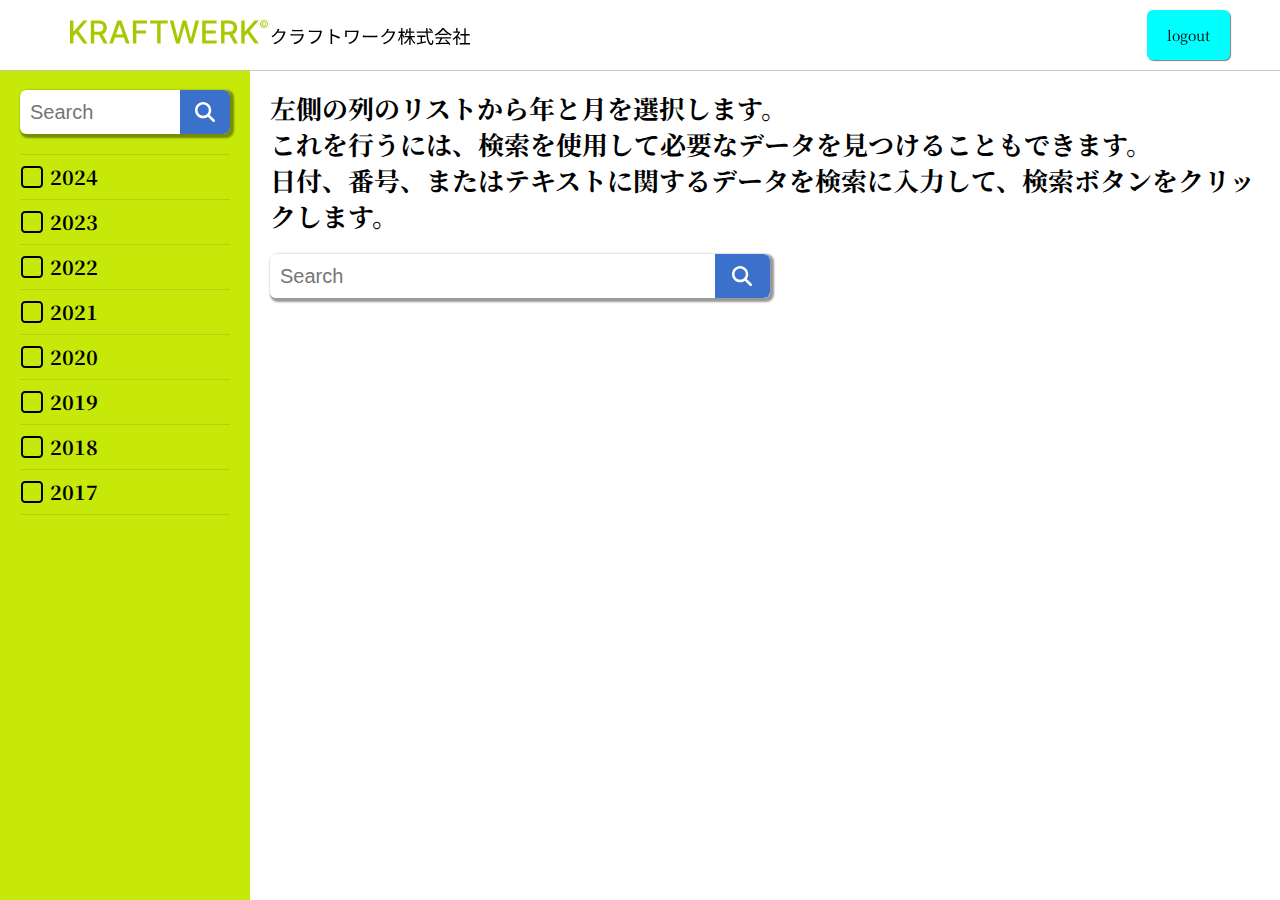
<file: markup-smet/index.html>
<!DOCTYPE html>
<html lang="ru">
<head>
    <meta charset="UTF-8">
    <meta name="viewport" content="width=device-width, initial-scale=1.0">
    <title>KV-table</title>	
    <link href="https://fonts.googleapis.com/css?family=Noto+Serif+JP" rel="stylesheet">
    <link rel="stylesheet" href="./css/styles.css">
</head>
<bodyd>
    <header>
        <strong class="logo"><img src=".\image\logo.svg" alt=""></strong>
        <a href="#" class="btn-logout">logout</a>
    </header>
    <main class="">
        <section class="main-section">
           <h2>左側の列のリストから年と月を選択します。 <br>
            これを行うには、検索を使用して必要なデータを見つけることもできます。<br>
            日付、番号、またはテキストに関するデータを検索に入力して、検索ボタンをクリックします。</h2>
            <form action="#">
                <div class="serch-block">
                    <input class="text" type="text" placeholder="Search">
                    <input class="btn-search" type="submit" value="Search btn" title="Search btn">
                </div>
            </form>
        </section>
        <nav>
            <form action="#">
                <div class="serch-block">
                    <input class="text" type="text" placeholder="Search">
                    <input class="btn-search" type="submit" value="Search btn" title="Search btn">
                </div>
                <ul class="list-year">
                    <li>
                        <h3>2024<span class="arrow"><span></span><span></span><span></span></span></h3>
                        <ul class="list-month">
                            <li>
                                <span class="list-month-item">2024.01<span class="arrow"><span></span><span></span><span></span></span></span>
                            </li>
                            <li>
                                <span class="list-month-item">2024.02<span class="arrow"><span></span><span></span><span></span></span></span>
                            </li>
                            <li>
                                <span class="list-month-item">2024.03<span class="arrow"><span></span><span></span><span></span></span></span>
                            </li>
                            <li>
                                <span class="list-month-item">2024.04<span class="arrow"><span></span><span></span><span></span></span></span>
                            </li>
                            <li>
                                <span class="list-month-item">2024.05<span class="arrow"><span></span><span></span><span></span></span></span>
                            </li>
                            <li>
                                <span class="list-month-item">2024.06<span class="arrow"><span></span><span></span><span></span></span></span>
                            </li>
                            <li>
                                <span class="list-month-item">2024.07<span class="arrow"><span></span><span></span><span></span></span></span>
                            </li>
                            <li>
                                <span class="list-month-item">2024.08<span class="arrow"><span></span><span></span><span></span></span></span>
                            </li>
                            <li>
                                <span class="list-month-item">2024.09<span class="arrow"><span></span><span></span><span></span></span></span>
                            </li>
                            <li>
                                <span class="list-month-item">2024.10<span class="arrow"><span></span><span></span><span></span></span></span>
                            </li>
                            <li>
                                <span class="list-month-item">2024.11<span class="arrow"><span></span><span></span><span></span></span></span>
                            </li>
                            <li>
                                <span class="list-month-item">2024.12<span class="arrow"><span></span><span></span><span></span></span></span>
                            </li>
                        </ul>
                    </li>
                    <li>
                        <h3>2023<span class="arrow"><span></span><span></span><span></span></span></h3>
                        <ul class="list-month">
                            <li>
                                <span class="list-month-item">2023.01<span class="arrow"><span></span><span></span><span></span></span></span>
                            </li>
                            <li>
                                <span class="list-month-item">2023.02<span class="arrow"><span></span><span></span><span></span></span></span>
                            </li>
                            <li>
                                <span class="list-month-item">2023.03<span class="arrow"><span></span><span></span><span></span></span></span>
                            </li>
                            <li>
                                <span class="list-month-item">2023.04<span class="arrow"><span></span><span></span><span></span></span></span>
                            </li>
                            <li>
                                <span class="list-month-item">2023.05<span class="arrow"><span></span><span></span><span></span></span></span>
                            </li>
                            <li>
                                <span class="list-month-item">2023.06<span class="arrow"><span></span><span></span><span></span></span></span>
                            </li>
                            <li>
                                <span class="list-month-item">2023.07<span class="arrow"><span></span><span></span><span></span></span></span>
                            </li>
                            <li>
                                <span class="list-month-item">2023.08<span class="arrow"><span></span><span></span><span></span></span></span>
                            </li>
                            <li>
                                <span class="list-month-item">2023.09<span class="arrow"><span></span><span></span><span></span></span></span>
                            </li>
                            <li>
                                <span class="list-month-item">2023.10<span class="arrow"><span></span><span></span><span></span></span></span>
                            </li>
                            <li>
                                <span class="list-month-item">2023.11<span class="arrow"><span></span><span></span><span></span></span></span>
                            </li>
                            <li>
                                <span class="list-month-item">2023.12<span class="arrow"><span></span><span></span><span></span></span></span>
                            </li>
                        </ul>
                    </li>
                    <li>
                        <h3>2022<span class="arrow"><span></span><span></span><span></span></span></h3>
                        <ul class="list-month">
                            <li>
                                <span class="list-month-item">2022.01<span class="arrow"><span></span><span></span><span></span></span></span>
                            </li>
                            <li>
                                <span class="list-month-item">2022.02<span class="arrow"><span></span><span></span><span></span></span></span>
                            </li>
                            <li>
                                <span class="list-month-item">2022.03<span class="arrow"><span></span><span></span><span></span></span></span>
                            </li>
                            <li>
                                <span class="list-month-item">2022.04<span class="arrow"><span></span><span></span><span></span></span></span>
                            </li>
                            <li>
                                <span class="list-month-item">2022.05<span class="arrow"><span></span><span></span><span></span></span></span>
                            </li>
                            <li>
                                <span class="list-month-item">2022.06<span class="arrow"><span></span><span></span><span></span></span></span>
                            </li>
                            <li>
                                <span class="list-month-item">2022.07<span class="arrow"><span></span><span></span><span></span></span></span>
                            </li>
                            <li>
                                <span class="list-month-item">2022.08<span class="arrow"><span></span><span></span><span></span></span></span>
                            </li>
                            <li>
                                <span class="list-month-item">2022.09<span class="arrow"><span></span><span></span><span></span></span></span>
                            </li>
                            <li>
                                <span class="list-month-item">2022.10<span class="arrow"><span></span><span></span><span></span></span></span>
                            </li>
                            <li>
                                <span class="list-month-item">2022.11<span class="arrow"><span></span><span></span><span></span></span></span>
                            </li>
                            <li>
                                <span class="list-month-item">2022.12<span class="arrow"><span></span><span></span><span></span></span></span>
                            </li>
                        </ul>
                    </li>
                    <li>
                        <h3>2021<span class="arrow"><span></span><span></span><span></span></span></h3>
                        <ul class="list-month">
                            <li>
                                <span class="list-month-item">2021.01<span class="arrow"><span></span><span></span><span></span></span></span>
                            </li>
                            <li>
                                <span class="list-month-item">2021.02<span class="arrow"><span></span><span></span><span></span></span></span>
                            </li>
                            <li>
                                <span class="list-month-item">2021.03<span class="arrow"><span></span><span></span><span></span></span></span>
                            </li>
                            <li>
                                <span class="list-month-item">2021.04<span class="arrow"><span></span><span></span><span></span></span></span>
                            </li>
                            <li>
                                <span class="list-month-item">2021.05<span class="arrow"><span></span><span></span><span></span></span></span>
                            </li>
                            <li>
                                <span class="list-month-item">2021.06<span class="arrow"><span></span><span></span><span></span></span></span>
                            </li>
                            <li>
                                <span class="list-month-item">2021.07<span class="arrow"><span></span><span></span><span></span></span></span>
                            </li>
                            <li>
                                <span class="list-month-item">2021.08<span class="arrow"><span></span><span></span><span></span></span></span>
                            </li>
                            <li>
                                <span class="list-month-item">2021.09<span class="arrow"><span></span><span></span><span></span></span></span>
                            </li>
                            <li>
                                <span class="list-month-item">2021.10<span class="arrow"><span></span><span></span><span></span></span></span>
                            </li>
                            <li>
                                <span class="list-month-item">2021.11<span class="arrow"><span></span><span></span><span></span></span></span>
                            </li>
                            <li>
                                <span class="list-month-item">2021.12<span class="arrow"><span></span><span></span><span></span></span></span>
                            </li>
                        </ul>
                    </li>
                    <li>
                        <h3>2020<span class="arrow"><span></span><span></span><span></span></span></h3>
                        <ul class="list-month">
                            <li>
                                <span class="list-month-item">2020.01<span class="arrow"><span></span><span></span><span></span></span></span>
                            </li>
                            <li>
                                <span class="list-month-item">2020.02<span class="arrow"><span></span><span></span><span></span></span></span>
                            </li>
                            <li>
                                <span class="list-month-item">2020.03<span class="arrow"><span></span><span></span><span></span></span></span>
                            </li>
                            <li>
                                <span class="list-month-item">2020.04<span class="arrow"><span></span><span></span><span></span></span></span>
                            </li>
                            <li>
                                <span class="list-month-item">2020.05<span class="arrow"><span></span><span></span><span></span></span></span>
                            </li>
                            <li>
                                <span class="list-month-item">2020.06<span class="arrow"><span></span><span></span><span></span></span></span>
                            </li>
                            <li>
                                <span class="list-month-item">2020.07<span class="arrow"><span></span><span></span><span></span></span></span>
                            </li>
                            <li>
                                <span class="list-month-item">2020.08<span class="arrow"><span></span><span></span><span></span></span></span>
                            </li>
                            <li>
                                <span class="list-month-item">2020.09<span class="arrow"><span></span><span></span><span></span></span></span>
                            </li>
                            <li>
                                <span class="list-month-item">2020.10<span class="arrow"><span></span><span></span><span></span></span></span>
                            </li>
                            <li>
                                <span class="list-month-item">2020.11<span class="arrow"><span></span><span></span><span></span></span></span>
                            </li>
                            <li>
                                <span class="list-month-item">2020.12<span class="arrow"><span></span><span></span><span></span></span></span>
                            </li>
                        </ul>
                    </li>
                    <li>
                        <h3>2019<span class="arrow"><span></span><span></span><span></span></span></h3>
                        <ul class="list-month">
                            <li>
                                <span class="list-month-item">2019.01<span class="arrow"><span></span><span></span><span></span></span></span>
                            </li>
                            <li>
                                <span class="list-month-item">2019.02<span class="arrow"><span></span><span></span><span></span></span></span>
                            </li>
                            <li>
                                <span class="list-month-item">2019.03<span class="arrow"><span></span><span></span><span></span></span></span>
                            </li>
                            <li>
                                <span class="list-month-item">2019.04<span class="arrow"><span></span><span></span><span></span></span></span>
                            </li>
                            <li>
                                <span class="list-month-item">2019.05<span class="arrow"><span></span><span></span><span></span></span></span>
                            </li>
                            <li>
                                <span class="list-month-item">2019.06<span class="arrow"><span></span><span></span><span></span></span></span>
                            </li>
                            <li>
                                <span class="list-month-item">2019.07<span class="arrow"><span></span><span></span><span></span></span></span>
                            </li>
                            <li>
                                <span class="list-month-item">2019.08<span class="arrow"><span></span><span></span><span></span></span></span>
                            </li>
                            <li>
                                <span class="list-month-item">2019.09<span class="arrow"><span></span><span></span><span></span></span></span>
                            </li>
                            <li>
                                <span class="list-month-item">2019.10<span class="arrow"><span></span><span></span><span></span></span></span>
                            </li>
                            <li>
                                <span class="list-month-item">2019.11<span class="arrow"><span></span><span></span><span></span></span></span>
                            </li>
                            <li>
                                <span class="list-month-item">2019.12<span class="arrow"><span></span><span></span><span></span></span></span>
                            </li>
                        </ul>
                    </li>
                    <li>
                        <h3>2018<span class="arrow"><span></span><span></span><span></span></span></h3>
                        <ul class="list-month">
                            <li>
                                <span class="list-month-item">2018.01<span class="arrow"><span></span><span></span><span></span></span></span>
                            </li>
                            <li>
                                <span class="list-month-item">2018.02<span class="arrow"><span></span><span></span><span></span></span></span>
                            </li>
                            <li>
                                <span class="list-month-item">2018.03<span class="arrow"><span></span><span></span><span></span></span></span>
                            </li>
                            <li>
                                <span class="list-month-item">2018.04<span class="arrow"><span></span><span></span><span></span></span></span>
                            </li>
                            <li>
                                <span class="list-month-item">2018.05<span class="arrow"><span></span><span></span><span></span></span></span>
                            </li>
                            <li>
                                <span class="list-month-item">2018.06<span class="arrow"><span></span><span></span><span></span></span></span>
                            </li>
                            <li>
                                <span class="list-month-item">2018.07<span class="arrow"><span></span><span></span><span></span></span></span>
                            </li>
                            <li>
                                <span class="list-month-item">2018.08<span class="arrow"><span></span><span></span><span></span></span></span>
                            </li>
                            <li>
                                <span class="list-month-item">2018.09<span class="arrow"><span></span><span></span><span></span></span></span>
                            </li>
                            <li>
                                <span class="list-month-item">2018.10<span class="arrow"><span></span><span></span><span></span></span></span>
                            </li>
                            <li>
                                <span class="list-month-item">2018.11<span class="arrow"><span></span><span></span><span></span></span></span>
                            </li>
                            <li>
                                <span class="list-month-item">2018.12<span class="arrow"><span></span><span></span><span></span></span></span>
                            </li>
                        </ul>
                    </li>
                    <li>
                        <h3>2017<span class="arrow"><span></span><span></span><span></span></span></h3>
                        <ul class="list-month">
                            <li>
                                <span class="list-month-item">2017.01<span class="arrow"><span></span><span></span><span></span></span></span>
                            </li>
                            <li>
                                <span class="list-month-item">2017.02<span class="arrow"><span></span><span></span><span></span></span></span>
                            </li>
                            <li>
                                <span class="list-month-item">2017.03<span class="arrow"><span></span><span></span><span></span></span></span>
                            </li>
                            <li>
                                <span class="list-month-item">2017.04<span class="arrow"><span></span><span></span><span></span></span></span>
                            </li>
                            <li>
                                <span class="list-month-item">2017.05<span class="arrow"><span></span><span></span><span></span></span></span>
                            </li>
                            <li>
                                <span class="list-month-item">2017.06<span class="arrow"><span></span><span></span><span></span></span></span>
                            </li>
                            <li>
                                <span class="list-month-item">2017.07<span class="arrow"><span></span><span></span><span></span></span></span>
                            </li>
                            <li>
                                <span class="list-month-item">2017.08<span class="arrow"><span></span><span></span><span></span></span></span>
                            </li>
                            <li>
                                <span class="list-month-item">2017.09<span class="arrow"><span></span><span></span><span></span></span></span>
                            </li>
                            <li>
                                <span class="list-month-item">2017.10<span class="arrow"><span></span><span></span><span></span></span></span>
                            </li>
                            <li>
                                <span class="list-month-item">2017.11<span class="arrow"><span></span><span></span><span></span></span></span>
                            </li>
                            <li>
                                <span class="list-month-item">2017.12<span class="arrow"><span></span><span></span><span></span></span></span>
                            </li>
                        </ul>
                    </li>
                </ul>
            </form>
        </nav>
    </main>
<script src="js/index.js"></script>
</body>
</html>
</file>
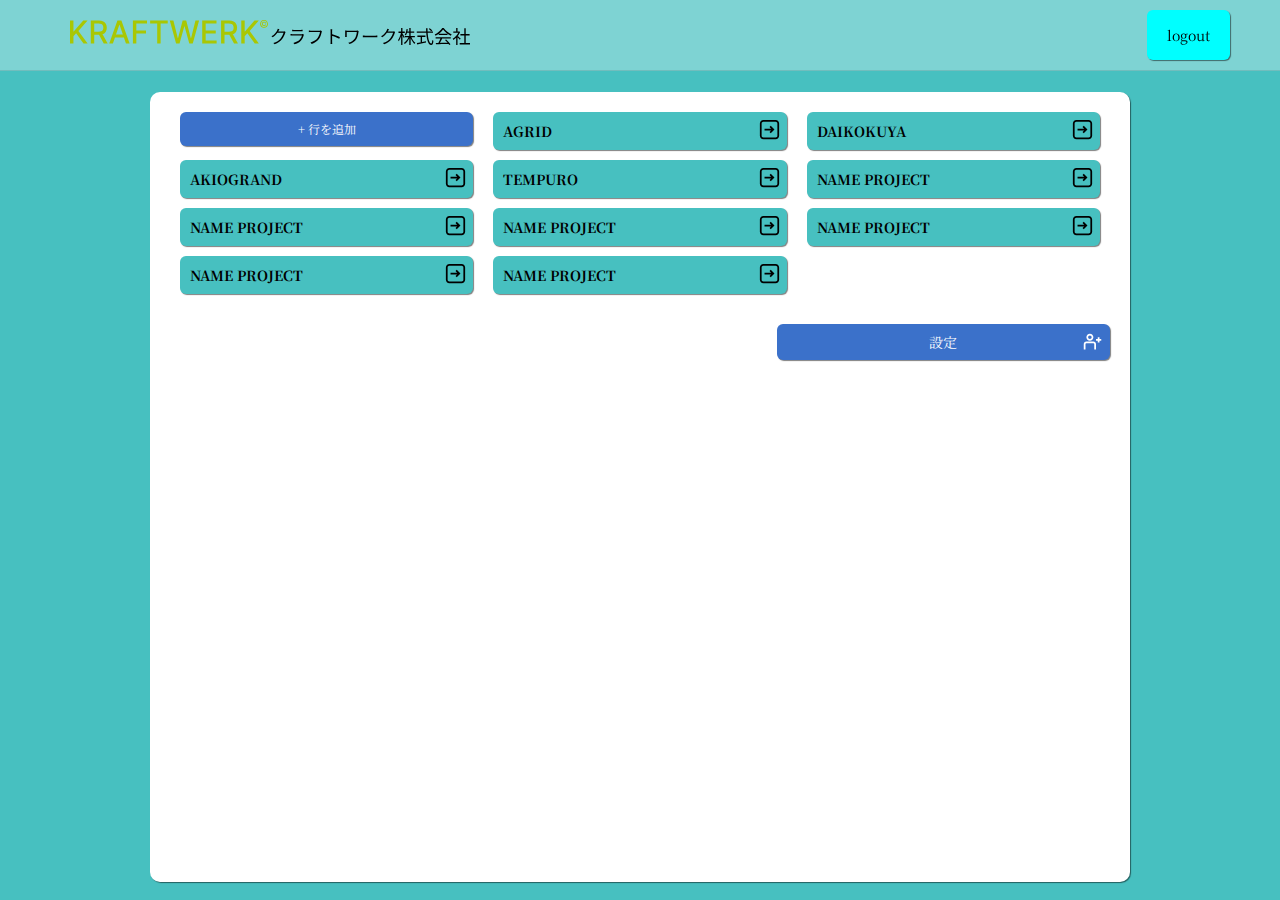
<file: markup/index.html>
<!DOCTYPE html>
<html lang="ru">
<head>
    <meta charset="UTF-8">
    <meta name="viewport" content="width=device-width, initial-scale=1.0">
    <title>KV-Backup</title>	
    <link href="https://fonts.googleapis.com/css?family=Noto+Serif+JP" rel="stylesheet">
    <link rel="stylesheet" href="./css/styles.css">
</head>
<bodyd>
    <header>
        <strong class="logo"><img src=".\image\logo.svg" alt=""></strong>
        <a href="#" class="btn-logout">logout</a>
    </header>
    <main>
        <section class="main-section">
           <ul class="list">
                <li><a href="#" class="add-project open-popup" data-popup-id="popup-info01">+ 行を追加</a></li>
                <li>
                    <div class="box">
                        <strong class="open-box">Agrid</strong>
                        <div class="holder">
                            <h3 class="sub-title">Text information</h3>
                            <p class="text-info">text info text info text info text info text info text info text info text info text info text info text info text info text info text info text info text info text info text info text info text info text info text info text info text info text info text info text info text info text info text info </p>
                            <h3 class="sub-title">Ip</h3>
                            <p class="text-info">192.168.61.62</p>
                            <h3 class="sub-title">password</h3>
                            <p class="text-info">3321</p>
                            <a href="#" class="download-link">download</a>
                            <a href="#" class="update-link open-popup" data-popup-id="popup-info02">戻る</a>
                        </div>
                    </div>
                </li>
                <li>
                    <div class="box">
                        <strong class="open-box">Daikokuya</strong>
                        <div class="holder">
                            <h3 class="sub-title">Text information</h3>
                            <p class="text-info">text info text info text info text info text info text info text info text info text info text info text info text info text info text info text info text info text info text info text info text info text info text info text info text info text info text info text info text info text info text info </p>
                            <h3 class="sub-title">Ip</h3>
                            <p class="text-info">192.168.61.62</p>
                            <h3 class="sub-title">password</h3>
                            <p class="text-info">3321</p>
                            <a href="#" class="download-link">download</a>
                            <a href="#" class="update-link open-popup" data-popup-id="popup-info02">戻る</a>
                        </div>
                    </div>
                </li>
                <li>
                    <div class="box">
                        <strong class="open-box">Akiogrand</strong>
                        <div class="holder">
                            <h3 class="sub-title">Text information</h3>
                            <p class="text-info">text info text info text info text info text info text info text info text info text info text info text info text info text info text info text info text info text info text info text info text info text info text info text info text info text info text info text info text info text info text info </p>
                            <h3 class="sub-title">Ip</h3>
                            <p class="text-info">192.168.61.62</p>
                            <h3 class="sub-title">password</h3>
                            <p class="text-info">3321</p>
                            <a href="#" class="download-link">download</a>
                            <a href="#" class="update-link open-popup" data-popup-id="popup-info02">戻る</a>
                        </div>
                    </div>
                </li>
                <li>
                   <div class="box">
                        <strong class="open-box">Tempuro</strong>
                        <div class="holder">
                            <h3 class="sub-title">Text information</h3>
                            <p class="text-info">text info text info text info text info text info text info text info text info text info text info text info text info text info text info text info text info text info text info text info text info text info text info text info text info text info text info text info text info text info text info </p>
                            <h3 class="sub-title">Ip</h3>
                            <p class="text-info">192.168.61.62</p>
                            <h3 class="sub-title">password</h3>
                            <p class="text-info">3321</p>
                            <a href="#" class="download-link">download</a>
                            <a href="#" class="update-link open-popup" data-popup-id="popup-info02">戻る</a>
                        </div>
                    </div>
                </li>
                <li>
                    <div class="box">
                        <strong class="open-box">Name Project</strong>
                        <div class="holder">
                            <h3 class="sub-title">Text information</h3>
                            <p class="text-info">text info text info text info text info text info text info text info text info text info text info text info text info text info text info text info text info text info text info text info text info text info text info text info text info text info text info text info text info text info text info </p>
                            <h3 class="sub-title">Ip</h3>
                            <p class="text-info">192.168.61.62</p>
                            <h3 class="sub-title">password</h3>
                            <p class="text-info">3321</p>
                            <a href="#" class="download-link">download</a>
                            <a href="#" class="update-link open-popup" data-popup-id="popup-info02">戻る</a>
                        </div>
                    </div>
                </li>
                <li>
                    <div class="box">
                        <strong class="open-box">Name Project</strong>
                        <div class="holder">
                            <h3 class="sub-title">Text information</h3>
                            <p class="text-info">text info text info text info text info text info text info text info text info text info text info text info text info text info text info text info text info text info text info text info text info text info text info text info text info text info text info text info text info text info text info </p>
                            <h3 class="sub-title">Ip</h3>
                            <p class="text-info">192.168.61.62</p>
                            <h3 class="sub-title">password</h3>
                            <p class="text-info">3321</p>
                            <a href="#" class="download-link">download</a>
                            <a href="#" class="update-link open-popup" data-popup-id="popup-info02">戻る</a>
                        </div>
                    </div>
                </li>
                <li>
                    <div class="box">
                        <strong class="open-box">Name Project</strong>
                        <div class="holder">
                            <h3 class="sub-title">Text information</h3>
                            <p class="text-info">text info text info text info text info text info text info text info text info text info text info text info text info text info text info text info text info text info text info text info text info text info text info text info text info text info text info text info text info text info text info </p>
                            <h3 class="sub-title">Ip</h3>
                            <p class="text-info">192.168.61.62</p>
                            <h3 class="sub-title">password</h3>
                            <p class="text-info">3321</p>
                            <a href="#" class="download-link">download</a>
                            <a href="#" class="update-link open-popup" data-popup-id="popup-info02">戻る</a>
                        </div>
                    </div>
                </li>
                <li>
                    <div class="box">
                        <strong class="open-box">Name Project</strong>
                        <div class="holder">
                            <h3 class="sub-title">Text information</h3>
                            <p class="text-info">text info text info text info text info text info text info text info text info text info text info text info text info text info text info text info text info text info text info text info text info text info text info text info text info text info text info text info text info text info text info </p>
                            <h3 class="sub-title">Ip</h3>
                            <p class="text-info">192.168.61.62</p>
                            <h3 class="sub-title">password</h3>
                            <p class="text-info">3321</p>
                            <a href="#" class="download-link">download</a>
                            <a href="#" class="update-link open-popup" data-popup-id="popup-info02">戻る</a>
                        </div>
                    </div>
                </li>
                <li>
                    <div class="box">
                        <strong class="open-box">Name Project</strong>
                        <div class="holder">
                            <h3 class="sub-title">Text information</h3>
                            <p class="text-info">text info text info text info text info text info text info text info text info text info text info text info text info text info text info text info text info text info text info text info text info text info text info text info text info text info text info text info text info text info text info </p>
                            <h3 class="sub-title">Ip</h3>
                            <p class="text-info">192.168.61.62</p>
                            <h3 class="sub-title">password</h3>
                            <p class="text-info">3321</p>
                            <a href="#" class="download-link">download</a>
                            <a href="#" class="update-link open-popup" data-popup-id="popup-info02">戻る</a>
                        </div>
                    </div>
                </li>
                <li>
                    <div class="box">
                        <strong class="open-box">Name Project</strong>
                        <div class="holder">
                            <h3 class="sub-title">Text information</h3>
                            <p class="text-info">text info text info text info text info text info text info text info text info text info text info text info text info text info text info text info text info text info text info text info text info text info text info text info text info text info text info text info text info text info text info </p>
                            <h3 class="sub-title">Ip</h3>
                            <p class="text-info">192.168.61.62</p>
                            <h3 class="sub-title">password</h3>
                            <p class="text-info">3321</p>
                            <a href="#" class="download-link">download</a>
                            <a href="#" class="update-link open-popup" data-popup-id="popup-info02">戻る</a>
                        </div>
                    </div>
                </li>
           </ul>
           <a href="#" class="btn-nev-person open-popup" data-popup-id="popup-info03">設定</a>
        </section>
    </main>
    <div class="frame"></div>
    <div class="popup" id="popup-info01">
        <form action="#">
            <div class="row title-row">
                <input required name="title" type="text" placeholder="Title Project">
            </div>
            <div class="row">
                <textarea name="text-info" id="" placeholder="Text info "></textarea>
            </div>
            <div class="row">
                <input required name="ip-address" type="text" placeholder="IP-address">
            </div>
            <div class="row">
                <input required name="password" type="text" placeholder="Password">
            </div>
            <div class="btn-col">
                <input class="save01" type="submit" title="Save changes" value="Save changes">
                <a href="#" class="close-popup">Cancel</a>
            </div>
        </form>
    </div>
    <div class="popup" id="popup-info02">
        <h2>Agrid</h2>
        <form action="#">
            <div class="row">
                <textarea name="text-info">text info text info text info text info text info text info text info text info text info text info text info text info text info text info text info text info text info text info text info text info text info text info text info text info text info text info text info text info text info text info </textarea>
            </div>
            <div class="row">
                <input required name="ip-address" type="text" value="192.168.61.62">
            </div>
            <div class="row">
                <input required name="password" type="text" value="3321">
            </div>
            <div class="btn-col">
                <input class="save01" type="submit" title="Save changes" value="Save changes">
                <a href="#" class="close-popup">Cancel</a>
            </div>
        </form>
    </div>
    <div class="popup" id="popup-info03">
        <h2>連絡用のメール</h2>
        <div class="area-col">
            <strong>akiji@kraftwerk75.co.jp</strong>
            <span>22333</span>
            <a href="#" class="update-line btn-line">update-line</a>
            <a href="#" class="delete-line open-popup btn-line" data-popup-id="popup-info04">delete-line</a>
        </div>
        <div class="area-col">
            <strong>takumi@kraftwerk75.co.jp</strong>
            <span>33444</span>
            <a href="#" class="update-line btn-line">update-line</a>
            <a href="#" class="delete-line open-popup btn-line" data-popup-id="popup-info04">delete-line</a>
        </div>
        <div class="area-col">
            <strong>watanabe@kraftwerk75.co.jp</strong>
            <span>4444</span>
            <a href="#" class="update-line btn-line">update-line</a>
            <a href="#" class="delete-line open-popup btn-line" data-popup-id="popup-info04">delete-line</a>
        </div>
        <form action="#">
            <div class="row-col">
                <div class="row">
                    <input required name="new-mail" type="text" placeholder="mail">
                </div>
                <div class="row">
                    <input required name="new-password" type="text" placeholder="password">
                </div>
            </div>
            
            <div class="btn-col">
                <input class="save01" type="submit" title="Save changes" value="Save changes">
                <a href="#" class="close-popup">Cancel</a>
            </div>
        </form>
    </div>
    <div class="popup" id="popup-info04">
        <h2>行を削除しますか?</h2>
        <div class="row-col">
            <div class="row">
                <a href="#" class="close-popup">Cancel</a>
            </div>
            <div class="row">
                <a href="#" class="close-popup">Delete</a>
            </div>
        </div>
    </div>
    <script>
        //  класс .active у всех <li>
        const buttons = document.querySelectorAll('.open-box');
        buttons.forEach(button => {
            button.addEventListener('click', function() {
                const parentLi = button.closest('li');
                if (parentLi.classList.contains('active')) {
                    parentLi.classList.remove('active');
                } else {
                    document.querySelectorAll('li.active').forEach(activeLi => {
                        activeLi.classList.remove('active');
                    });
                    parentLi.classList.add('active');
                }
            });
        });

        // Открытие попапов
        const openPopupButtons = document.querySelectorAll('.open-popup');
        const frame = document.querySelector('.frame');

        openPopupButtons.forEach(button => {
            button.addEventListener('click', function() {
                const popupId = button.getAttribute('data-popup-id');
                const popup = document.getElementById(popupId);

                if (popup) {
                    frame.classList.add('active'); // Показываем frame
                    popup.classList.add('active'); // Показываем popup
                }
            });
        });

        // Закрытие попапов
        const closePopupButtons = document.querySelectorAll('.close-popup');

        closePopupButtons.forEach(button => {
            button.addEventListener('click', function(event) {
                event.preventDefault(); // Предотвращаем переход по ссылке
                frame.classList.remove('active'); // Скрываем frame
                document.querySelectorAll('.popup.active').forEach(popup => {
                    popup.classList.remove('active'); // Скрываем активные попапы
                });
            });
        });
    </script>
</body>
</html>
</file>
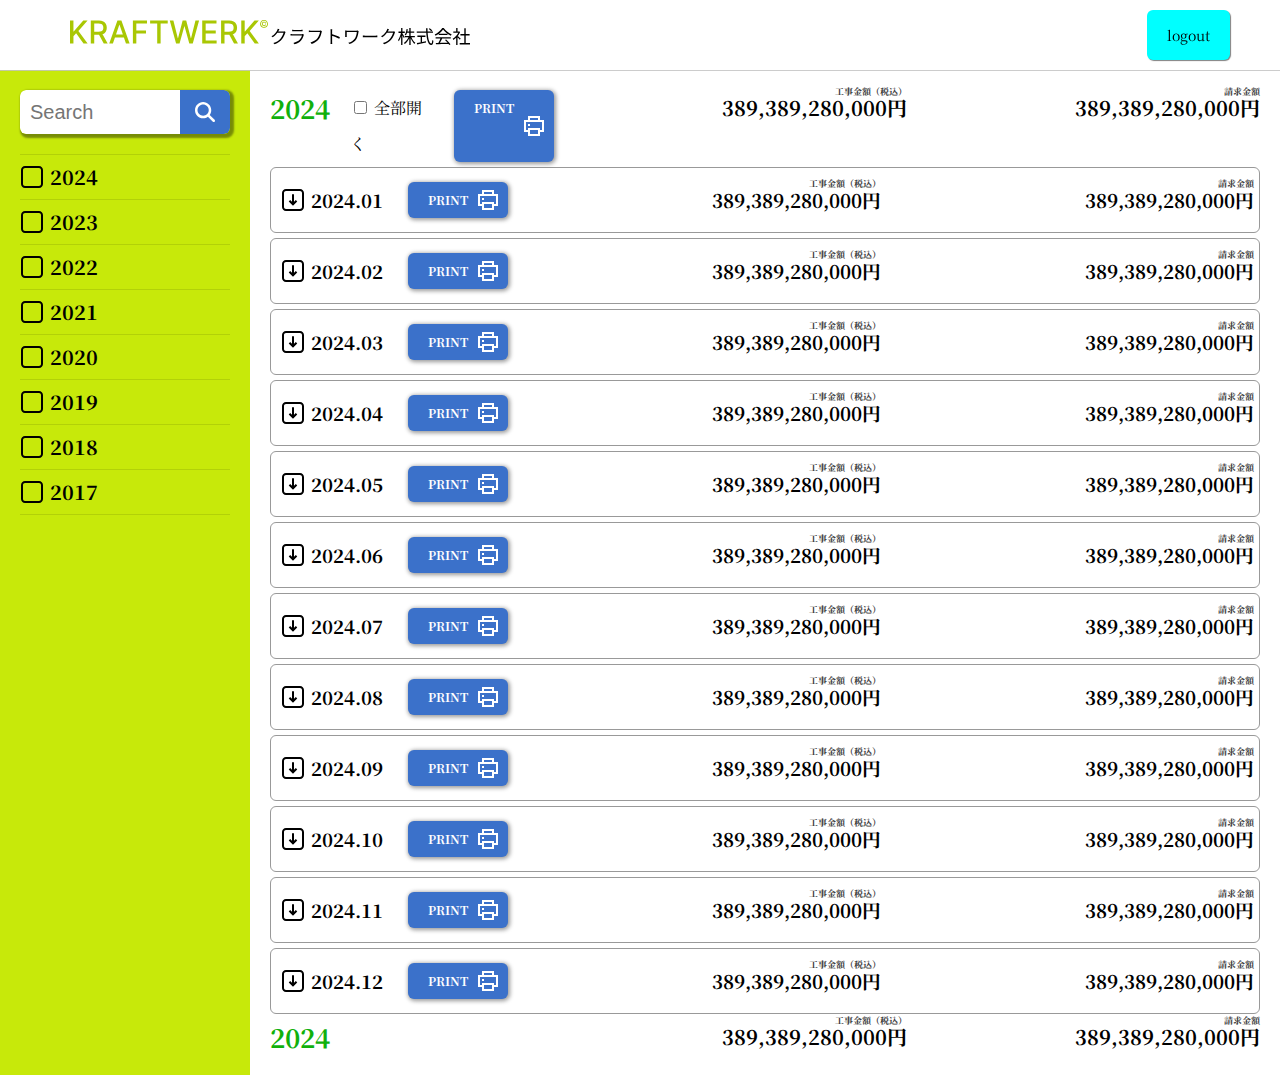
<file: markup-smet/inner.html>
<!DOCTYPE html>
<html lang="ru">
<head>
    <meta charset="UTF-8">
    <meta name="viewport" content="width=device-width, initial-scale=1.0">
    <title>KV-table</title>	
    <link href="https://fonts.googleapis.com/css?family=Noto+Serif+JP" rel="stylesheet">
    <link rel="stylesheet" href="./css/styles.css">
</head>
<bodyd>
    <header>
        <strong class="logo"><img src=".\image\logo.svg" alt=""></strong>
        <a href="#" class="btn-logout">logout</a>
    </header>
    <main class="">
        <section class="main-section wrapper">
            <div class="top-holder">
                <div class="area">
                    <h2 class="top-title">2024</h2>
                    <label for="checkbox01">
                        <input class="show_all" id="checkbox01" type="checkbox">
                        全部開く
                    </label>
                    <a href="#" class="btn-print">print</a>
                </div>
                <h3 class="top_total_prise ichi">389,389,280,000円</h3>
                <h3 class="top_total_prise ni">389,389,280,000円</h3>
            </div>
            <div class="section-list">
                <!-- box -->
                <div class="section-list_box">
                    <div class="section-list_box_top-holder">
                        <div class="area">
                            <h3 class="section-list_box_title">2024.01</h3>
                            <a href="#" class="btn-print">print</a>
                        </div>
                        <h3 class="top_total_prise ichi">389,389,280,000円</h3>
                        <h3 class="top_total_prise ni">389,389,280,000円</h3>
                    </div>
                    <!-- box_frame -->
                    <div class="section-list_box_frame">
                        <div class="section-list_box_content">
                            <div class="table">
                                <table>
                                    <tr>
                                        <th></th>
                                        <th>管理番号</th>
                                        <th>工事区分</th>
                                        <th>受付日</th>
                                        <th>名前</th>
                                        <th>場所</th>
                                        <th>工事概要</th>
                                        <th>工事<br>or<br>納品</th>
                                        <th>工事金額(税込)</th>
                                        <th>担当者名</th>
                                        <th>工事<br>開始日</th>
                                        <th>工事<br>完了日</th>
                                        <th>請求金額</th>
                                        <th>請求日</th>
                                        <th>入金日</th>
                                        <th>追加・その他</th>
                                    </tr>
                                    <tr>
                                        <td>
                                            <span class="btn_chenge">
                                                <span class="btn_update_holder">
                                                    <a href="#" class="btn_delete">delete</a>
                                                    <a href="#" class="btn_update">update</a>
                                                </span>
                                            </span>
                                        </td>
                                        <td>24-888</td>
                                        <td></td>
                                        <td>11/28</td>
                                        <td>Lorem ipsum dolor sit amet, consectetur adipiscing elit, sed do eiusmod tempor incididunt ut labore et dolore magna aliqua. Ut enim ad minim veniam</td>
                                        <td>Lorem ipsum dolor sit amet</td>
                                        <td>Lorem ipsum dolor sit amet, consectetur adipiscing elit, sed do eiusmod tempor incididunt ut labore</td>
                                        <td>Name Name</td>
                                        <td>¥158,158,158,158,000</td>
                                        <td>Name Name</td>
                                        <td>11/28</td>
                                        <td>11/28</td>
                                        <td>¥158,158,158,158,000</td>
                                        <td>11/28</td>
                                        <td>11/28</td>
                                        <td>Lorem ipsum dolor sit amet</td>
                                    </tr>
                                    <tr>
                                        <td>
                                            <span class="btn_chenge">
                                                <span class="btn_update_holder">
                                                    <a href="#" class="btn_delete">delete</a>
                                                    <a href="#" class="btn_update">update</a>
                                                </span>
                                            </span>
                                        </td>
                                        <td>24-888</td>
                                        <td></td>
                                        <td>11/28</td>
                                        <td>Lorem ipsum dolor sit amet, consectetur adipiscing elit, sed do eiusmod tempor incididunt ut labore et dolore magna aliqua. Ut enim ad minim veniam</td>
                                        <td>Lorem ipsum dolor sit amet</td>
                                        <td>Lorem ipsum dolor sit amet, consectetur adipiscing elit, sed do eiusmod tempor incididunt ut labore</td>
                                        <td>Name Name</td>
                                        <td>¥158,158,158,158,000</td>
                                        <td>Name Name</td>
                                        <td>11/28</td>
                                        <td>11/28</td>
                                        <td>¥158,158,158,158,000</td>
                                        <td>11/28</td>
                                        <td>11/28</td>
                                        <td>Lorem ipsum dolor sit amet</td>
                                    </tr>
                                    <tr>
                                        <td>
                                            <span class="btn_chenge">
                                                <span class="btn_update_holder">
                                                    <a href="#" class="btn_delete">delete</a>
                                                    <a href="#" class="btn_update">update</a>
                                                </span>
                                            </span>
                                        </td>
                                        <td>24-888</td>
                                        <td></td>
                                        <td>11/28</td>
                                        <td>Lorem ipsum dolor sit amet, consectetur adipiscing elit, sed do eiusmod tempor incididunt ut labore et dolore magna aliqua. Ut enim ad minim veniam</td>
                                        <td>Lorem ipsum dolor sit amet</td>
                                        <td>Lorem ipsum dolor sit amet, consectetur adipiscing elit, sed do eiusmod tempor incididunt ut labore</td>
                                        <td>Name Name</td>
                                        <td>¥158,158,158,158,000</td>
                                        <td>Name Name</td>
                                        <td>11/28</td>
                                        <td>11/28</td>
                                        <td>¥158,158,158,158,000</td>
                                        <td>11/28</td>
                                        <td>11/28</td>
                                        <td>Lorem ipsum dolor sit amet</td>
                                    </tr>
                                    <tr>
                                        <td>
                                            <span class="btn_chenge">
                                                <span class="btn_update_holder">
                                                    <a href="#" class="btn_delete">delete</a>
                                                    <a href="#" class="btn_update">update</a>
                                                </span>
                                            </span>
                                        </td>
                                        <td>24-888</td>
                                        <td></td>
                                        <td>11/28</td>
                                        <td>Lorem ipsum dolor sit amet, consectetur adipiscing elit, sed do eiusmod tempor incididunt ut labore et dolore magna aliqua. Ut enim ad minim veniam</td>
                                        <td>Lorem ipsum dolor sit amet</td>
                                        <td>Lorem ipsum dolor sit amet, consectetur adipiscing elit, sed do eiusmod tempor incididunt ut labore</td>
                                        <td>Name Name</td>
                                        <td>¥158,158,158,158,000</td>
                                        <td>Name Name</td>
                                        <td>11/28</td>
                                        <td>11/28</td>
                                        <td>¥158,158,158,158,000</td>
                                        <td>11/28</td>
                                        <td>11/28</td>
                                        <td>Lorem ipsum dolor sit amet</td>
                                    </tr>
                                </table>
                            </div>
                        </div>
                        <div class="section-list_box_top-holder bottom">
                            <a href="#" class="btn-add_line">+ 行を追加</a>
                            <h3 class="top_total_prise ichi">389,389,280,000円</h3>
                            <h3 class="top_total_prise ni">389,389,280,000円</h3>
                        </div>
                    </div>
                    <!-- box_frame end -->
                </div>
                <!-- box end -->
                <!-- box -->
                <div class="section-list_box">
                    <div class="section-list_box_top-holder">
                        <div class="area">
                            <h3 class="section-list_box_title">2024.02</h3>
                            <a href="#" class="btn-print">print</a>
                        </div>
                        <h3 class="top_total_prise ichi">389,389,280,000円</h3>
                        <h3 class="top_total_prise ni">389,389,280,000円</h3>
                    </div>
                    <!-- box_frame -->
                    <div class="section-list_box_frame">
                        <div class="section-list_box_content">
                            <div class="table">
                                <table>
                                    <tr>
                                        <th></th>
                                        <th>管理番号</th>
                                        <th>工事区分</th>
                                        <th>受付日</th>
                                        <th>名前</th>
                                        <th>場所</th>
                                        <th>工事概要</th>
                                        <th>工事<br>or<br>納品</th>
                                        <th>工事金額(税込)</th>
                                        <th>担当者名</th>
                                        <th>工事<br>開始日</th>
                                        <th>工事<br>完了日</th>
                                        <th>請求金額</th>
                                        <th>請求日</th>
                                        <th>入金日</th>
                                        <th>追加・その他</th>
                                    </tr>
                                    <tr>
                                        <td>
                                            <span class="btn_chenge">
                                                <span class="btn_update_holder">
                                                    <a href="#" class="btn_delete">delete</a>
                                                    <a href="#" class="btn_update">update</a>
                                                </span>
                                            </span>
                                        </td>
                                        <td>24-888</td>
                                        <td></td>
                                        <td>11/28</td>
                                        <td>Lorem ipsum dolor sit amet, consectetur adipiscing elit, sed do eiusmod tempor incididunt ut labore et dolore magna aliqua. Ut enim ad minim veniam</td>
                                        <td>Lorem ipsum dolor sit amet</td>
                                        <td>Lorem ipsum dolor sit amet, consectetur adipiscing elit, sed do eiusmod tempor incididunt ut labore</td>
                                        <td>Name Name</td>
                                        <td>¥158,158,158,158,000</td>
                                        <td>Name Name</td>
                                        <td>11/28</td>
                                        <td>11/28</td>
                                        <td>¥158,158,158,158,000</td>
                                        <td>11/28</td>
                                        <td>11/28</td>
                                        <td>Lorem ipsum dolor sit amet</td>
                                    </tr>
                                    <tr>
                                        <td>
                                            <span class="btn_chenge">
                                                <span class="btn_update_holder">
                                                    <a href="#" class="btn_delete">delete</a>
                                                    <a href="#" class="btn_update">update</a>
                                                </span>
                                            </span>
                                        </td>
                                        <td>24-888</td>
                                        <td></td>
                                        <td>11/28</td>
                                        <td>Lorem ipsum dolor sit amet, consectetur adipiscing elit, sed do eiusmod tempor incididunt ut labore et dolore magna aliqua. Ut enim ad minim veniam</td>
                                        <td>Lorem ipsum dolor sit amet</td>
                                        <td>Lorem ipsum dolor sit amet, consectetur adipiscing elit, sed do eiusmod tempor incididunt ut labore</td>
                                        <td>Name Name</td>
                                        <td>¥158,158,158,158,000</td>
                                        <td>Name Name</td>
                                        <td>11/28</td>
                                        <td>11/28</td>
                                        <td>¥158,158,158,158,000</td>
                                        <td>11/28</td>
                                        <td>11/28</td>
                                        <td>Lorem ipsum dolor sit amet</td>
                                    </tr>
                                    <tr>
                                        <td>
                                            <span class="btn_chenge">
                                                <span class="btn_update_holder">
                                                    <a href="#" class="btn_delete">delete</a>
                                                    <a href="#" class="btn_update">update</a>
                                                </span>
                                            </span>
                                        </td>
                                        <td>24-888</td>
                                        <td></td>
                                        <td>11/28</td>
                                        <td>Lorem ipsum dolor sit amet, consectetur adipiscing elit, sed do eiusmod tempor incididunt ut labore et dolore magna aliqua. Ut enim ad minim veniam</td>
                                        <td>Lorem ipsum dolor sit amet</td>
                                        <td>Lorem ipsum dolor sit amet, consectetur adipiscing elit, sed do eiusmod tempor incididunt ut labore</td>
                                        <td>Name Name</td>
                                        <td>¥158,158,158,158,000</td>
                                        <td>Name Name</td>
                                        <td>11/28</td>
                                        <td>11/28</td>
                                        <td>¥158,158,158,158,000</td>
                                        <td>11/28</td>
                                        <td>11/28</td>
                                        <td>Lorem ipsum dolor sit amet</td>
                                    </tr>
                                    <tr>
                                        <td>
                                            <span class="btn_chenge">
                                                <span class="btn_update_holder">
                                                    <a href="#" class="btn_delete">delete</a>
                                                    <a href="#" class="btn_update">update</a>
                                                </span>
                                            </span>
                                        </td>
                                        <td>24-888</td>
                                        <td></td>
                                        <td>11/28</td>
                                        <td>Lorem ipsum dolor sit amet, consectetur adipiscing elit, sed do eiusmod tempor incididunt ut labore et dolore magna aliqua. Ut enim ad minim veniam</td>
                                        <td>Lorem ipsum dolor sit amet</td>
                                        <td>Lorem ipsum dolor sit amet, consectetur adipiscing elit, sed do eiusmod tempor incididunt ut labore</td>
                                        <td>Name Name</td>
                                        <td>¥158,158,158,158,000</td>
                                        <td>Name Name</td>
                                        <td>11/28</td>
                                        <td>11/28</td>
                                        <td>¥158,158,158,158,000</td>
                                        <td>11/28</td>
                                        <td>11/28</td>
                                        <td>Lorem ipsum dolor sit amet</td>
                                    </tr>
                                </table>
                            </div>
                        </div>
                        <div class="section-list_box_top-holder bottom">
                            <a href="#" class="btn-add_line">+ 行を追加</a>
                            <h3 class="top_total_prise ichi">389,389,280,000円</h3>
                            <h3 class="top_total_prise ni">389,389,280,000円</h3>
                        </div>
                    </div>
                    <!-- box_frame end -->
                </div>
                <!-- box end -->
               <!-- box -->
                <div class="section-list_box">
                    <div class="section-list_box_top-holder">
                        <div class="area">
                            <h3 class="section-list_box_title">2024.03</h3>
                            <a href="#" class="btn-print">print</a>
                        </div>
                        <h3 class="top_total_prise ichi">389,389,280,000円</h3>
                        <h3 class="top_total_prise ni">389,389,280,000円</h3>
                    </div>
                    <!-- box_frame -->
                    <div class="section-list_box_frame">
                        <div class="section-list_box_content">
                            <div class="table">
                                <table>
                                    <tr>
                                        <th></th>
                                        <th>管理番号</th>
                                        <th>工事区分</th>
                                        <th>受付日</th>
                                        <th>名前</th>
                                        <th>場所</th>
                                        <th>工事概要</th>
                                        <th>工事<br>or<br>納品</th>
                                        <th>工事金額(税込)</th>
                                        <th>担当者名</th>
                                        <th>工事<br>開始日</th>
                                        <th>工事<br>完了日</th>
                                        <th>請求金額</th>
                                        <th>請求日</th>
                                        <th>入金日</th>
                                        <th>追加・その他</th>
                                    </tr>
                                    <tr>
                                        <td>
                                            <span class="btn_chenge">
                                                <span class="btn_update_holder">
                                                    <a href="#" class="btn_delete">delete</a>
                                                    <a href="#" class="btn_update">update</a>
                                                </span>
                                            </span>
                                        </td>
                                        <td>24-888</td>
                                        <td></td>
                                        <td>11/28</td>
                                        <td>Lorem ipsum dolor sit amet, consectetur adipiscing elit, sed do eiusmod tempor incididunt ut labore et dolore magna aliqua. Ut enim ad minim veniam</td>
                                        <td>Lorem ipsum dolor sit amet</td>
                                        <td>Lorem ipsum dolor sit amet, consectetur adipiscing elit, sed do eiusmod tempor incididunt ut labore</td>
                                        <td>Name Name</td>
                                        <td>¥158,158,158,158,000</td>
                                        <td>Name Name</td>
                                        <td>11/28</td>
                                        <td>11/28</td>
                                        <td>¥158,158,158,158,000</td>
                                        <td>11/28</td>
                                        <td>11/28</td>
                                        <td>Lorem ipsum dolor sit amet</td>
                                    </tr>
                                    <tr>
                                        <td>
                                            <span class="btn_chenge">
                                                <span class="btn_update_holder">
                                                    <a href="#" class="btn_delete">delete</a>
                                                    <a href="#" class="btn_update">update</a>
                                                </span>
                                            </span>
                                        </td>
                                        <td>24-888</td>
                                        <td></td>
                                        <td>11/28</td>
                                        <td>Lorem ipsum dolor sit amet, consectetur adipiscing elit, sed do eiusmod tempor incididunt ut labore et dolore magna aliqua. Ut enim ad minim veniam</td>
                                        <td>Lorem ipsum dolor sit amet</td>
                                        <td>Lorem ipsum dolor sit amet, consectetur adipiscing elit, sed do eiusmod tempor incididunt ut labore</td>
                                        <td>Name Name</td>
                                        <td>¥158,158,158,158,000</td>
                                        <td>Name Name</td>
                                        <td>11/28</td>
                                        <td>11/28</td>
                                        <td>¥158,158,158,158,000</td>
                                        <td>11/28</td>
                                        <td>11/28</td>
                                        <td>Lorem ipsum dolor sit amet</td>
                                    </tr>
                                    <tr>
                                        <td>
                                            <span class="btn_chenge">
                                                <span class="btn_update_holder">
                                                    <a href="#" class="btn_delete">delete</a>
                                                    <a href="#" class="btn_update">update</a>
                                                </span>
                                            </span>
                                        </td>
                                        <td>24-888</td>
                                        <td></td>
                                        <td>11/28</td>
                                        <td>Lorem ipsum dolor sit amet, consectetur adipiscing elit, sed do eiusmod tempor incididunt ut labore et dolore magna aliqua. Ut enim ad minim veniam</td>
                                        <td>Lorem ipsum dolor sit amet</td>
                                        <td>Lorem ipsum dolor sit amet, consectetur adipiscing elit, sed do eiusmod tempor incididunt ut labore</td>
                                        <td>Name Name</td>
                                        <td>¥158,158,158,158,000</td>
                                        <td>Name Name</td>
                                        <td>11/28</td>
                                        <td>11/28</td>
                                        <td>¥158,158,158,158,000</td>
                                        <td>11/28</td>
                                        <td>11/28</td>
                                        <td>Lorem ipsum dolor sit amet</td>
                                    </tr>
                                    <tr>
                                        <td>
                                            <span class="btn_chenge">
                                                <span class="btn_update_holder">
                                                    <a href="#" class="btn_delete">delete</a>
                                                    <a href="#" class="btn_update">update</a>
                                                </span>
                                            </span>
                                        </td>
                                        <td>24-888</td>
                                        <td></td>
                                        <td>11/28</td>
                                        <td>Lorem ipsum dolor sit amet, consectetur adipiscing elit, sed do eiusmod tempor incididunt ut labore et dolore magna aliqua. Ut enim ad minim veniam</td>
                                        <td>Lorem ipsum dolor sit amet</td>
                                        <td>Lorem ipsum dolor sit amet, consectetur adipiscing elit, sed do eiusmod tempor incididunt ut labore</td>
                                        <td>Name Name</td>
                                        <td>¥158,158,158,158,000</td>
                                        <td>Name Name</td>
                                        <td>11/28</td>
                                        <td>11/28</td>
                                        <td>¥158,158,158,158,000</td>
                                        <td>11/28</td>
                                        <td>11/28</td>
                                        <td>Lorem ipsum dolor sit amet</td>
                                    </tr>
                                </table>
                            </div>
                        </div>
                        <div class="section-list_box_top-holder bottom">
                            <a href="#" class="btn-add_line">+ 行を追加</a>
                            <h3 class="top_total_prise ichi">389,389,280,000円</h3>
                            <h3 class="top_total_prise ni">389,389,280,000円</h3>
                        </div>
                    </div>
                    <!-- box_frame end -->
                </div>
                <!-- box end -->
                <!-- box -->
                <div class="section-list_box">
                    <div class="section-list_box_top-holder">
                        <div class="area">
                            <h3 class="section-list_box_title">2024.04</h3>
                            <a href="#" class="btn-print">print</a>
                        </div>
                        <h3 class="top_total_prise ichi">389,389,280,000円</h3>
                        <h3 class="top_total_prise ni">389,389,280,000円</h3>
                    </div>
                    <!-- box_frame -->
                    <div class="section-list_box_frame">
                        <div class="section-list_box_content">
                            <div class="table">
                                <table>
                                    <tr>
                                        <th></th>
                                        <th>管理番号</th>
                                        <th>工事区分</th>
                                        <th>受付日</th>
                                        <th>名前</th>
                                        <th>場所</th>
                                        <th>工事概要</th>
                                        <th>工事<br>or<br>納品</th>
                                        <th>工事金額(税込)</th>
                                        <th>担当者名</th>
                                        <th>工事<br>開始日</th>
                                        <th>工事<br>完了日</th>
                                        <th>請求金額</th>
                                        <th>請求日</th>
                                        <th>入金日</th>
                                        <th>追加・その他</th>
                                    </tr>
                                    <tr>
                                        <td>
                                            <span class="btn_chenge">
                                                <span class="btn_update_holder">
                                                    <a href="#" class="btn_delete">delete</a>
                                                    <a href="#" class="btn_update">update</a>
                                                </span>
                                            </span>
                                        </td>
                                        <td>24-888</td>
                                        <td></td>
                                        <td>11/28</td>
                                        <td>Lorem ipsum dolor sit amet, consectetur adipiscing elit, sed do eiusmod tempor incididunt ut labore et dolore magna aliqua. Ut enim ad minim veniam</td>
                                        <td>Lorem ipsum dolor sit amet</td>
                                        <td>Lorem ipsum dolor sit amet, consectetur adipiscing elit, sed do eiusmod tempor incididunt ut labore</td>
                                        <td>Name Name</td>
                                        <td>¥158,158,158,158,000</td>
                                        <td>Name Name</td>
                                        <td>11/28</td>
                                        <td>11/28</td>
                                        <td>¥158,158,158,158,000</td>
                                        <td>11/28</td>
                                        <td>11/28</td>
                                        <td>Lorem ipsum dolor sit amet</td>
                                    </tr>
                                    <tr>
                                        <td>
                                            <span class="btn_chenge">
                                                <span class="btn_update_holder">
                                                    <a href="#" class="btn_delete">delete</a>
                                                    <a href="#" class="btn_update">update</a>
                                                </span>
                                            </span>
                                        </td>
                                        <td>24-888</td>
                                        <td></td>
                                        <td>11/28</td>
                                        <td>Lorem ipsum dolor sit amet, consectetur adipiscing elit, sed do eiusmod tempor incididunt ut labore et dolore magna aliqua. Ut enim ad minim veniam</td>
                                        <td>Lorem ipsum dolor sit amet</td>
                                        <td>Lorem ipsum dolor sit amet, consectetur adipiscing elit, sed do eiusmod tempor incididunt ut labore</td>
                                        <td>Name Name</td>
                                        <td>¥158,158,158,158,000</td>
                                        <td>Name Name</td>
                                        <td>11/28</td>
                                        <td>11/28</td>
                                        <td>¥158,158,158,158,000</td>
                                        <td>11/28</td>
                                        <td>11/28</td>
                                        <td>Lorem ipsum dolor sit amet</td>
                                    </tr>
                                    <tr>
                                        <td>
                                            <span class="btn_chenge">
                                                <span class="btn_update_holder">
                                                    <a href="#" class="btn_delete">delete</a>
                                                    <a href="#" class="btn_update">update</a>
                                                </span>
                                            </span>
                                        </td>
                                        <td>24-888</td>
                                        <td></td>
                                        <td>11/28</td>
                                        <td>Lorem ipsum dolor sit amet, consectetur adipiscing elit, sed do eiusmod tempor incididunt ut labore et dolore magna aliqua. Ut enim ad minim veniam</td>
                                        <td>Lorem ipsum dolor sit amet</td>
                                        <td>Lorem ipsum dolor sit amet, consectetur adipiscing elit, sed do eiusmod tempor incididunt ut labore</td>
                                        <td>Name Name</td>
                                        <td>¥158,158,158,158,000</td>
                                        <td>Name Name</td>
                                        <td>11/28</td>
                                        <td>11/28</td>
                                        <td>¥158,158,158,158,000</td>
                                        <td>11/28</td>
                                        <td>11/28</td>
                                        <td>Lorem ipsum dolor sit amet</td>
                                    </tr>
                                    <tr>
                                        <td>
                                            <span class="btn_chenge">
                                                <span class="btn_update_holder">
                                                    <a href="#" class="btn_delete">delete</a>
                                                    <a href="#" class="btn_update">update</a>
                                                </span>
                                            </span>
                                        </td>
                                        <td>24-888</td>
                                        <td></td>
                                        <td>11/28</td>
                                        <td>Lorem ipsum dolor sit amet, consectetur adipiscing elit, sed do eiusmod tempor incididunt ut labore et dolore magna aliqua. Ut enim ad minim veniam</td>
                                        <td>Lorem ipsum dolor sit amet</td>
                                        <td>Lorem ipsum dolor sit amet, consectetur adipiscing elit, sed do eiusmod tempor incididunt ut labore</td>
                                        <td>Name Name</td>
                                        <td>¥158,158,158,158,000</td>
                                        <td>Name Name</td>
                                        <td>11/28</td>
                                        <td>11/28</td>
                                        <td>¥158,158,158,158,000</td>
                                        <td>11/28</td>
                                        <td>11/28</td>
                                        <td>Lorem ipsum dolor sit amet</td>
                                    </tr>
                                </table>
                            </div>
                        </div>
                        <div class="section-list_box_top-holder bottom">
                            <a href="#" class="btn-add_line">+ 行を追加</a>
                            <h3 class="top_total_prise ichi">389,389,280,000円</h3>
                            <h3 class="top_total_prise ni">389,389,280,000円</h3>
                        </div>
                    </div>
                    <!-- box_frame end -->
                </div>
                <!-- box end -->
                <!-- box -->
                <div class="section-list_box">
                    <div class="section-list_box_top-holder">
                        <div class="area">
                            <h3 class="section-list_box_title">2024.05</h3>
                            <a href="#" class="btn-print">print</a>
                        </div>
                        <h3 class="top_total_prise ichi">389,389,280,000円</h3>
                        <h3 class="top_total_prise ni">389,389,280,000円</h3>
                    </div>
                    <!-- box_frame -->
                    <div class="section-list_box_frame">
                        <div class="section-list_box_content">
                            <div class="table">
                                <table>
                                    <tr>
                                        <th></th>
                                        <th>管理番号</th>
                                        <th>工事区分</th>
                                        <th>受付日</th>
                                        <th>名前</th>
                                        <th>場所</th>
                                        <th>工事概要</th>
                                        <th>工事<br>or<br>納品</th>
                                        <th>工事金額(税込)</th>
                                        <th>担当者名</th>
                                        <th>工事<br>開始日</th>
                                        <th>工事<br>完了日</th>
                                        <th>請求金額</th>
                                        <th>請求日</th>
                                        <th>入金日</th>
                                        <th>追加・その他</th>
                                    </tr>
                                    <tr>
                                        <td>
                                            <span class="btn_chenge">
                                                <span class="btn_update_holder">
                                                    <a href="#" class="btn_delete">delete</a>
                                                    <a href="#" class="btn_update">update</a>
                                                </span>
                                            </span>
                                        </td>
                                        <td>24-888</td>
                                        <td></td>
                                        <td>11/28</td>
                                        <td>Lorem ipsum dolor sit amet, consectetur adipiscing elit, sed do eiusmod tempor incididunt ut labore et dolore magna aliqua. Ut enim ad minim veniam</td>
                                        <td>Lorem ipsum dolor sit amet</td>
                                        <td>Lorem ipsum dolor sit amet, consectetur adipiscing elit, sed do eiusmod tempor incididunt ut labore</td>
                                        <td>Name Name</td>
                                        <td>¥158,158,158,158,000</td>
                                        <td>Name Name</td>
                                        <td>11/28</td>
                                        <td>11/28</td>
                                        <td>¥158,158,158,158,000</td>
                                        <td>11/28</td>
                                        <td>11/28</td>
                                        <td>Lorem ipsum dolor sit amet</td>
                                    </tr>
                                    <tr>
                                        <td>
                                            <span class="btn_chenge">
                                                <span class="btn_update_holder">
                                                    <a href="#" class="btn_delete">delete</a>
                                                    <a href="#" class="btn_update">update</a>
                                                </span>
                                            </span>
                                        </td>
                                        <td>24-888</td>
                                        <td></td>
                                        <td>11/28</td>
                                        <td>Lorem ipsum dolor sit amet, consectetur adipiscing elit, sed do eiusmod tempor incididunt ut labore et dolore magna aliqua. Ut enim ad minim veniam</td>
                                        <td>Lorem ipsum dolor sit amet</td>
                                        <td>Lorem ipsum dolor sit amet, consectetur adipiscing elit, sed do eiusmod tempor incididunt ut labore</td>
                                        <td>Name Name</td>
                                        <td>¥158,158,158,158,000</td>
                                        <td>Name Name</td>
                                        <td>11/28</td>
                                        <td>11/28</td>
                                        <td>¥158,158,158,158,000</td>
                                        <td>11/28</td>
                                        <td>11/28</td>
                                        <td>Lorem ipsum dolor sit amet</td>
                                    </tr>
                                    <tr>
                                        <td>
                                            <span class="btn_chenge">
                                                <span class="btn_update_holder">
                                                    <a href="#" class="btn_delete">delete</a>
                                                    <a href="#" class="btn_update">update</a>
                                                </span>
                                            </span>
                                        </td>
                                        <td>24-888</td>
                                        <td></td>
                                        <td>11/28</td>
                                        <td>Lorem ipsum dolor sit amet, consectetur adipiscing elit, sed do eiusmod tempor incididunt ut labore et dolore magna aliqua. Ut enim ad minim veniam</td>
                                        <td>Lorem ipsum dolor sit amet</td>
                                        <td>Lorem ipsum dolor sit amet, consectetur adipiscing elit, sed do eiusmod tempor incididunt ut labore</td>
                                        <td>Name Name</td>
                                        <td>¥158,158,158,158,000</td>
                                        <td>Name Name</td>
                                        <td>11/28</td>
                                        <td>11/28</td>
                                        <td>¥158,158,158,158,000</td>
                                        <td>11/28</td>
                                        <td>11/28</td>
                                        <td>Lorem ipsum dolor sit amet</td>
                                    </tr>
                                    <tr>
                                        <td>
                                            <span class="btn_chenge">
                                                <span class="btn_update_holder">
                                                    <a href="#" class="btn_delete">delete</a>
                                                    <a href="#" class="btn_update">update</a>
                                                </span>
                                            </span>
                                        </td>
                                        <td>24-888</td>
                                        <td></td>
                                        <td>11/28</td>
                                        <td>Lorem ipsum dolor sit amet, consectetur adipiscing elit, sed do eiusmod tempor incididunt ut labore et dolore magna aliqua. Ut enim ad minim veniam</td>
                                        <td>Lorem ipsum dolor sit amet</td>
                                        <td>Lorem ipsum dolor sit amet, consectetur adipiscing elit, sed do eiusmod tempor incididunt ut labore</td>
                                        <td>Name Name</td>
                                        <td>¥158,158,158,158,000</td>
                                        <td>Name Name</td>
                                        <td>11/28</td>
                                        <td>11/28</td>
                                        <td>¥158,158,158,158,000</td>
                                        <td>11/28</td>
                                        <td>11/28</td>
                                        <td>Lorem ipsum dolor sit amet</td>
                                    </tr>
                                </table>
                            </div>
                        </div>
                        <div class="section-list_box_top-holder bottom">
                            <a href="#" class="btn-add_line">+ 行を追加</a>
                            <h3 class="top_total_prise ichi">389,389,280,000円</h3>
                            <h3 class="top_total_prise ni">389,389,280,000円</h3>
                        </div>
                    </div>
                    <!-- box_frame end -->
                </div>
                <!-- box end -->
                <!-- box -->
                <div class="section-list_box">
                    <div class="section-list_box_top-holder">
                        <div class="area">
                            <h3 class="section-list_box_title">2024.06</h3>
                            <a href="#" class="btn-print">print</a>
                        </div>
                        <h3 class="top_total_prise ichi">389,389,280,000円</h3>
                        <h3 class="top_total_prise ni">389,389,280,000円</h3>
                    </div>
                    <!-- box_frame -->
                    <div class="section-list_box_frame">
                        <div class="section-list_box_content">
                            <div class="table">
                                <table>
                                    <tr>
                                        <th></th>
                                        <th>管理番号</th>
                                        <th>工事区分</th>
                                        <th>受付日</th>
                                        <th>名前</th>
                                        <th>場所</th>
                                        <th>工事概要</th>
                                        <th>工事<br>or<br>納品</th>
                                        <th>工事金額(税込)</th>
                                        <th>担当者名</th>
                                        <th>工事<br>開始日</th>
                                        <th>工事<br>完了日</th>
                                        <th>請求金額</th>
                                        <th>請求日</th>
                                        <th>入金日</th>
                                        <th>追加・その他</th>
                                    </tr>
                                    <tr>
                                        <td>
                                            <span class="btn_chenge">
                                                <span class="btn_update_holder">
                                                    <a href="#" class="btn_delete">delete</a>
                                                    <a href="#" class="btn_update">update</a>
                                                </span>
                                            </span>
                                        </td>
                                        <td>24-888</td>
                                        <td></td>
                                        <td>11/28</td>
                                        <td>Lorem ipsum dolor sit amet, consectetur adipiscing elit, sed do eiusmod tempor incididunt ut labore et dolore magna aliqua. Ut enim ad minim veniam</td>
                                        <td>Lorem ipsum dolor sit amet</td>
                                        <td>Lorem ipsum dolor sit amet, consectetur adipiscing elit, sed do eiusmod tempor incididunt ut labore</td>
                                        <td>Name Name</td>
                                        <td>¥158,158,158,158,000</td>
                                        <td>Name Name</td>
                                        <td>11/28</td>
                                        <td>11/28</td>
                                        <td>¥158,158,158,158,000</td>
                                        <td>11/28</td>
                                        <td>11/28</td>
                                        <td>Lorem ipsum dolor sit amet</td>
                                    </tr>
                                    <tr>
                                        <td>
                                            <span class="btn_chenge">
                                                <span class="btn_update_holder">
                                                    <a href="#" class="btn_delete">delete</a>
                                                    <a href="#" class="btn_update">update</a>
                                                </span>
                                            </span>
                                        </td>
                                        <td>24-888</td>
                                        <td></td>
                                        <td>11/28</td>
                                        <td>Lorem ipsum dolor sit amet, consectetur adipiscing elit, sed do eiusmod tempor incididunt ut labore et dolore magna aliqua. Ut enim ad minim veniam</td>
                                        <td>Lorem ipsum dolor sit amet</td>
                                        <td>Lorem ipsum dolor sit amet, consectetur adipiscing elit, sed do eiusmod tempor incididunt ut labore</td>
                                        <td>Name Name</td>
                                        <td>¥158,158,158,158,000</td>
                                        <td>Name Name</td>
                                        <td>11/28</td>
                                        <td>11/28</td>
                                        <td>¥158,158,158,158,000</td>
                                        <td>11/28</td>
                                        <td>11/28</td>
                                        <td>Lorem ipsum dolor sit amet</td>
                                    </tr>
                                    <tr>
                                        <td>
                                            <span class="btn_chenge">
                                                <span class="btn_update_holder">
                                                    <a href="#" class="btn_delete">delete</a>
                                                    <a href="#" class="btn_update">update</a>
                                                </span>
                                            </span>
                                        </td>
                                        <td>24-888</td>
                                        <td></td>
                                        <td>11/28</td>
                                        <td>Lorem ipsum dolor sit amet, consectetur adipiscing elit, sed do eiusmod tempor incididunt ut labore et dolore magna aliqua. Ut enim ad minim veniam</td>
                                        <td>Lorem ipsum dolor sit amet</td>
                                        <td>Lorem ipsum dolor sit amet, consectetur adipiscing elit, sed do eiusmod tempor incididunt ut labore</td>
                                        <td>Name Name</td>
                                        <td>¥158,158,158,158,000</td>
                                        <td>Name Name</td>
                                        <td>11/28</td>
                                        <td>11/28</td>
                                        <td>¥158,158,158,158,000</td>
                                        <td>11/28</td>
                                        <td>11/28</td>
                                        <td>Lorem ipsum dolor sit amet</td>
                                    </tr>
                                    <tr>
                                        <td>
                                            <span class="btn_chenge">
                                                <span class="btn_update_holder">
                                                    <a href="#" class="btn_delete">delete</a>
                                                    <a href="#" class="btn_update">update</a>
                                                </span>
                                            </span>
                                        </td>
                                        <td>24-888</td>
                                        <td></td>
                                        <td>11/28</td>
                                        <td>Lorem ipsum dolor sit amet, consectetur adipiscing elit, sed do eiusmod tempor incididunt ut labore et dolore magna aliqua. Ut enim ad minim veniam</td>
                                        <td>Lorem ipsum dolor sit amet</td>
                                        <td>Lorem ipsum dolor sit amet, consectetur adipiscing elit, sed do eiusmod tempor incididunt ut labore</td>
                                        <td>Name Name</td>
                                        <td>¥158,158,158,158,000</td>
                                        <td>Name Name</td>
                                        <td>11/28</td>
                                        <td>11/28</td>
                                        <td>¥158,158,158,158,000</td>
                                        <td>11/28</td>
                                        <td>11/28</td>
                                        <td>Lorem ipsum dolor sit amet</td>
                                    </tr>
                                </table>
                            </div>
                        </div>
                        <div class="section-list_box_top-holder bottom">
                            <a href="#" class="btn-add_line">+ 行を追加</a>
                            <h3 class="top_total_prise ichi">389,389,280,000円</h3>
                            <h3 class="top_total_prise ni">389,389,280,000円</h3>
                        </div>
                    </div>
                    <!-- box_frame end -->
                </div>
                <!-- box end -->
               <!-- box -->
                <div class="section-list_box">
                    <div class="section-list_box_top-holder">
                        <div class="area">
                            <h3 class="section-list_box_title">2024.07</h3>
                            <a href="#" class="btn-print">print</a>
                        </div>
                        <h3 class="top_total_prise ichi">389,389,280,000円</h3>
                        <h3 class="top_total_prise ni">389,389,280,000円</h3>
                    </div>
                    <!-- box_frame -->
                    <div class="section-list_box_frame">
                        <div class="section-list_box_content">
                            <div class="table">
                                <table>
                                    <tr>
                                        <th></th>
                                        <th>管理番号</th>
                                        <th>工事区分</th>
                                        <th>受付日</th>
                                        <th>名前</th>
                                        <th>場所</th>
                                        <th>工事概要</th>
                                        <th>工事<br>or<br>納品</th>
                                        <th>工事金額(税込)</th>
                                        <th>担当者名</th>
                                        <th>工事<br>開始日</th>
                                        <th>工事<br>完了日</th>
                                        <th>請求金額</th>
                                        <th>請求日</th>
                                        <th>入金日</th>
                                        <th>追加・その他</th>
                                    </tr>
                                    <tr>
                                        <td>
                                            <span class="btn_chenge">
                                                <span class="btn_update_holder">
                                                    <a href="#" class="btn_delete">delete</a>
                                                    <a href="#" class="btn_update">update</a>
                                                </span>
                                            </span>
                                        </td>
                                        <td>24-888</td>
                                        <td></td>
                                        <td>11/28</td>
                                        <td>Lorem ipsum dolor sit amet, consectetur adipiscing elit, sed do eiusmod tempor incididunt ut labore et dolore magna aliqua. Ut enim ad minim veniam</td>
                                        <td>Lorem ipsum dolor sit amet</td>
                                        <td>Lorem ipsum dolor sit amet, consectetur adipiscing elit, sed do eiusmod tempor incididunt ut labore</td>
                                        <td>Name Name</td>
                                        <td>¥158,158,158,158,000</td>
                                        <td>Name Name</td>
                                        <td>11/28</td>
                                        <td>11/28</td>
                                        <td>¥158,158,158,158,000</td>
                                        <td>11/28</td>
                                        <td>11/28</td>
                                        <td>Lorem ipsum dolor sit amet</td>
                                    </tr>
                                    <tr>
                                        <td>
                                            <span class="btn_chenge">
                                                <span class="btn_update_holder">
                                                    <a href="#" class="btn_delete">delete</a>
                                                    <a href="#" class="btn_update">update</a>
                                                </span>
                                            </span>
                                        </td>
                                        <td>24-888</td>
                                        <td></td>
                                        <td>11/28</td>
                                        <td>Lorem ipsum dolor sit amet, consectetur adipiscing elit, sed do eiusmod tempor incididunt ut labore et dolore magna aliqua. Ut enim ad minim veniam</td>
                                        <td>Lorem ipsum dolor sit amet</td>
                                        <td>Lorem ipsum dolor sit amet, consectetur adipiscing elit, sed do eiusmod tempor incididunt ut labore</td>
                                        <td>Name Name</td>
                                        <td>¥158,158,158,158,000</td>
                                        <td>Name Name</td>
                                        <td>11/28</td>
                                        <td>11/28</td>
                                        <td>¥158,158,158,158,000</td>
                                        <td>11/28</td>
                                        <td>11/28</td>
                                        <td>Lorem ipsum dolor sit amet</td>
                                    </tr>
                                    <tr>
                                        <td>
                                            <span class="btn_chenge">
                                                <span class="btn_update_holder">
                                                    <a href="#" class="btn_delete">delete</a>
                                                    <a href="#" class="btn_update">update</a>
                                                </span>
                                            </span>
                                        </td>
                                        <td>24-888</td>
                                        <td></td>
                                        <td>11/28</td>
                                        <td>Lorem ipsum dolor sit amet, consectetur adipiscing elit, sed do eiusmod tempor incididunt ut labore et dolore magna aliqua. Ut enim ad minim veniam</td>
                                        <td>Lorem ipsum dolor sit amet</td>
                                        <td>Lorem ipsum dolor sit amet, consectetur adipiscing elit, sed do eiusmod tempor incididunt ut labore</td>
                                        <td>Name Name</td>
                                        <td>¥158,158,158,158,000</td>
                                        <td>Name Name</td>
                                        <td>11/28</td>
                                        <td>11/28</td>
                                        <td>¥158,158,158,158,000</td>
                                        <td>11/28</td>
                                        <td>11/28</td>
                                        <td>Lorem ipsum dolor sit amet</td>
                                    </tr>
                                    <tr>
                                        <td>
                                            <span class="btn_chenge">
                                                <span class="btn_update_holder">
                                                    <a href="#" class="btn_delete">delete</a>
                                                    <a href="#" class="btn_update">update</a>
                                                </span>
                                            </span>
                                        </td>
                                        <td>24-888</td>
                                        <td></td>
                                        <td>11/28</td>
                                        <td>Lorem ipsum dolor sit amet, consectetur adipiscing elit, sed do eiusmod tempor incididunt ut labore et dolore magna aliqua. Ut enim ad minim veniam</td>
                                        <td>Lorem ipsum dolor sit amet</td>
                                        <td>Lorem ipsum dolor sit amet, consectetur adipiscing elit, sed do eiusmod tempor incididunt ut labore</td>
                                        <td>Name Name</td>
                                        <td>¥158,158,158,158,000</td>
                                        <td>Name Name</td>
                                        <td>11/28</td>
                                        <td>11/28</td>
                                        <td>¥158,158,158,158,000</td>
                                        <td>11/28</td>
                                        <td>11/28</td>
                                        <td>Lorem ipsum dolor sit amet</td>
                                    </tr>
                                </table>
                            </div>
                        </div>
                        <div class="section-list_box_top-holder bottom">
                            <a href="#" class="btn-add_line">+ 行を追加</a>
                            <h3 class="top_total_prise ichi">389,389,280,000円</h3>
                            <h3 class="top_total_prise ni">389,389,280,000円</h3>
                        </div>
                    </div>
                    <!-- box_frame end -->
                </div>
                <!-- box end -->
                <!-- box -->
                <div class="section-list_box">
                    <div class="section-list_box_top-holder">
                        <div class="area">
                            <h3 class="section-list_box_title">2024.08</h3>
                            <a href="#" class="btn-print">print</a>
                        </div>
                        <h3 class="top_total_prise ichi">389,389,280,000円</h3>
                        <h3 class="top_total_prise ni">389,389,280,000円</h3>
                    </div>
                    <!-- box_frame -->
                    <div class="section-list_box_frame">
                        <div class="section-list_box_content">
                            <div class="table">
                                <table>
                                    <tr>
                                        <th></th>
                                        <th>管理番号</th>
                                        <th>工事区分</th>
                                        <th>受付日</th>
                                        <th>名前</th>
                                        <th>場所</th>
                                        <th>工事概要</th>
                                        <th>工事<br>or<br>納品</th>
                                        <th>工事金額(税込)</th>
                                        <th>担当者名</th>
                                        <th>工事<br>開始日</th>
                                        <th>工事<br>完了日</th>
                                        <th>請求金額</th>
                                        <th>請求日</th>
                                        <th>入金日</th>
                                        <th>追加・その他</th>
                                    </tr>
                                    <tr>
                                        <td>
                                            <span class="btn_chenge">
                                                <span class="btn_update_holder">
                                                    <a href="#" class="btn_delete">delete</a>
                                                    <a href="#" class="btn_update">update</a>
                                                </span>
                                            </span>
                                        </td>
                                        <td>24-888</td>
                                        <td></td>
                                        <td>11/28</td>
                                        <td>Lorem ipsum dolor sit amet, consectetur adipiscing elit, sed do eiusmod tempor incididunt ut labore et dolore magna aliqua. Ut enim ad minim veniam</td>
                                        <td>Lorem ipsum dolor sit amet</td>
                                        <td>Lorem ipsum dolor sit amet, consectetur adipiscing elit, sed do eiusmod tempor incididunt ut labore</td>
                                        <td>Name Name</td>
                                        <td>¥158,158,158,158,000</td>
                                        <td>Name Name</td>
                                        <td>11/28</td>
                                        <td>11/28</td>
                                        <td>¥158,158,158,158,000</td>
                                        <td>11/28</td>
                                        <td>11/28</td>
                                        <td>Lorem ipsum dolor sit amet</td>
                                    </tr>
                                    <tr>
                                        <td>
                                            <span class="btn_chenge">
                                                <span class="btn_update_holder">
                                                    <a href="#" class="btn_delete">delete</a>
                                                    <a href="#" class="btn_update">update</a>
                                                </span>
                                            </span>
                                        </td>
                                        <td>24-888</td>
                                        <td></td>
                                        <td>11/28</td>
                                        <td>Lorem ipsum dolor sit amet, consectetur adipiscing elit, sed do eiusmod tempor incididunt ut labore et dolore magna aliqua. Ut enim ad minim veniam</td>
                                        <td>Lorem ipsum dolor sit amet</td>
                                        <td>Lorem ipsum dolor sit amet, consectetur adipiscing elit, sed do eiusmod tempor incididunt ut labore</td>
                                        <td>Name Name</td>
                                        <td>¥158,158,158,158,000</td>
                                        <td>Name Name</td>
                                        <td>11/28</td>
                                        <td>11/28</td>
                                        <td>¥158,158,158,158,000</td>
                                        <td>11/28</td>
                                        <td>11/28</td>
                                        <td>Lorem ipsum dolor sit amet</td>
                                    </tr>
                                    <tr>
                                        <td>
                                            <span class="btn_chenge">
                                                <span class="btn_update_holder">
                                                    <a href="#" class="btn_delete">delete</a>
                                                    <a href="#" class="btn_update">update</a>
                                                </span>
                                            </span>
                                        </td>
                                        <td>24-888</td>
                                        <td></td>
                                        <td>11/28</td>
                                        <td>Lorem ipsum dolor sit amet, consectetur adipiscing elit, sed do eiusmod tempor incididunt ut labore et dolore magna aliqua. Ut enim ad minim veniam</td>
                                        <td>Lorem ipsum dolor sit amet</td>
                                        <td>Lorem ipsum dolor sit amet, consectetur adipiscing elit, sed do eiusmod tempor incididunt ut labore</td>
                                        <td>Name Name</td>
                                        <td>¥158,158,158,158,000</td>
                                        <td>Name Name</td>
                                        <td>11/28</td>
                                        <td>11/28</td>
                                        <td>¥158,158,158,158,000</td>
                                        <td>11/28</td>
                                        <td>11/28</td>
                                        <td>Lorem ipsum dolor sit amet</td>
                                    </tr>
                                    <tr>
                                        <td>
                                            <span class="btn_chenge">
                                                <span class="btn_update_holder">
                                                    <a href="#" class="btn_delete">delete</a>
                                                    <a href="#" class="btn_update">update</a>
                                                </span>
                                            </span>
                                        </td>
                                        <td>24-888</td>
                                        <td></td>
                                        <td>11/28</td>
                                        <td>Lorem ipsum dolor sit amet, consectetur adipiscing elit, sed do eiusmod tempor incididunt ut labore et dolore magna aliqua. Ut enim ad minim veniam</td>
                                        <td>Lorem ipsum dolor sit amet</td>
                                        <td>Lorem ipsum dolor sit amet, consectetur adipiscing elit, sed do eiusmod tempor incididunt ut labore</td>
                                        <td>Name Name</td>
                                        <td>¥158,158,158,158,000</td>
                                        <td>Name Name</td>
                                        <td>11/28</td>
                                        <td>11/28</td>
                                        <td>¥158,158,158,158,000</td>
                                        <td>11/28</td>
                                        <td>11/28</td>
                                        <td>Lorem ipsum dolor sit amet</td>
                                    </tr>
                                </table>
                            </div>
                        </div>
                        <div class="section-list_box_top-holder bottom">
                            <a href="#" class="btn-add_line">+ 行を追加</a>
                            <h3 class="top_total_prise ichi">389,389,280,000円</h3>
                            <h3 class="top_total_prise ni">389,389,280,000円</h3>
                        </div>
                    </div>
                    <!-- box_frame end -->
                </div>
                <!-- box end -->
                <!-- box -->
                <div class="section-list_box">
                    <div class="section-list_box_top-holder">
                        <div class="area">
                            <h3 class="section-list_box_title">2024.09</h3>
                            <a href="#" class="btn-print">print</a>
                        </div>
                        <h3 class="top_total_prise ichi">389,389,280,000円</h3>
                        <h3 class="top_total_prise ni">389,389,280,000円</h3>
                    </div>
                    <!-- box_frame -->
                    <div class="section-list_box_frame">
                        <div class="section-list_box_content">
                            <div class="table">
                                <table>
                                    <tr>
                                        <th></th>
                                        <th>管理番号</th>
                                        <th>工事区分</th>
                                        <th>受付日</th>
                                        <th>名前</th>
                                        <th>場所</th>
                                        <th>工事概要</th>
                                        <th>工事<br>or<br>納品</th>
                                        <th>工事金額(税込)</th>
                                        <th>担当者名</th>
                                        <th>工事<br>開始日</th>
                                        <th>工事<br>完了日</th>
                                        <th>請求金額</th>
                                        <th>請求日</th>
                                        <th>入金日</th>
                                        <th>追加・その他</th>
                                    </tr>
                                    <tr>
                                        <td>
                                            <span class="btn_chenge">
                                                <span class="btn_update_holder">
                                                    <a href="#" class="btn_delete">delete</a>
                                                    <a href="#" class="btn_update">update</a>
                                                </span>
                                            </span>
                                        </td>
                                        <td>24-888</td>
                                        <td></td>
                                        <td>11/28</td>
                                        <td>Lorem ipsum dolor sit amet, consectetur adipiscing elit, sed do eiusmod tempor incididunt ut labore et dolore magna aliqua. Ut enim ad minim veniam</td>
                                        <td>Lorem ipsum dolor sit amet</td>
                                        <td>Lorem ipsum dolor sit amet, consectetur adipiscing elit, sed do eiusmod tempor incididunt ut labore</td>
                                        <td>Name Name</td>
                                        <td>¥158,158,158,158,000</td>
                                        <td>Name Name</td>
                                        <td>11/28</td>
                                        <td>11/28</td>
                                        <td>¥158,158,158,158,000</td>
                                        <td>11/28</td>
                                        <td>11/28</td>
                                        <td>Lorem ipsum dolor sit amet</td>
                                    </tr>
                                    <tr>
                                        <td>
                                            <span class="btn_chenge">
                                                <span class="btn_update_holder">
                                                    <a href="#" class="btn_delete">delete</a>
                                                    <a href="#" class="btn_update">update</a>
                                                </span>
                                            </span>
                                        </td>
                                        <td>24-888</td>
                                        <td></td>
                                        <td>11/28</td>
                                        <td>Lorem ipsum dolor sit amet, consectetur adipiscing elit, sed do eiusmod tempor incididunt ut labore et dolore magna aliqua. Ut enim ad minim veniam</td>
                                        <td>Lorem ipsum dolor sit amet</td>
                                        <td>Lorem ipsum dolor sit amet, consectetur adipiscing elit, sed do eiusmod tempor incididunt ut labore</td>
                                        <td>Name Name</td>
                                        <td>¥158,158,158,158,000</td>
                                        <td>Name Name</td>
                                        <td>11/28</td>
                                        <td>11/28</td>
                                        <td>¥158,158,158,158,000</td>
                                        <td>11/28</td>
                                        <td>11/28</td>
                                        <td>Lorem ipsum dolor sit amet</td>
                                    </tr>
                                    <tr>
                                        <td>
                                            <span class="btn_chenge">
                                                <span class="btn_update_holder">
                                                    <a href="#" class="btn_delete">delete</a>
                                                    <a href="#" class="btn_update">update</a>
                                                </span>
                                            </span>
                                        </td>
                                        <td>24-888</td>
                                        <td></td>
                                        <td>11/28</td>
                                        <td>Lorem ipsum dolor sit amet, consectetur adipiscing elit, sed do eiusmod tempor incididunt ut labore et dolore magna aliqua. Ut enim ad minim veniam</td>
                                        <td>Lorem ipsum dolor sit amet</td>
                                        <td>Lorem ipsum dolor sit amet, consectetur adipiscing elit, sed do eiusmod tempor incididunt ut labore</td>
                                        <td>Name Name</td>
                                        <td>¥158,158,158,158,000</td>
                                        <td>Name Name</td>
                                        <td>11/28</td>
                                        <td>11/28</td>
                                        <td>¥158,158,158,158,000</td>
                                        <td>11/28</td>
                                        <td>11/28</td>
                                        <td>Lorem ipsum dolor sit amet</td>
                                    </tr>
                                    <tr>
                                        <td>
                                            <span class="btn_chenge">
                                                <span class="btn_update_holder">
                                                    <a href="#" class="btn_delete">delete</a>
                                                    <a href="#" class="btn_update">update</a>
                                                </span>
                                            </span>
                                        </td>
                                        <td>24-888</td>
                                        <td></td>
                                        <td>11/28</td>
                                        <td>Lorem ipsum dolor sit amet, consectetur adipiscing elit, sed do eiusmod tempor incididunt ut labore et dolore magna aliqua. Ut enim ad minim veniam</td>
                                        <td>Lorem ipsum dolor sit amet</td>
                                        <td>Lorem ipsum dolor sit amet, consectetur adipiscing elit, sed do eiusmod tempor incididunt ut labore</td>
                                        <td>Name Name</td>
                                        <td>¥158,158,158,158,000</td>
                                        <td>Name Name</td>
                                        <td>11/28</td>
                                        <td>11/28</td>
                                        <td>¥158,158,158,158,000</td>
                                        <td>11/28</td>
                                        <td>11/28</td>
                                        <td>Lorem ipsum dolor sit amet</td>
                                    </tr>
                                </table>
                            </div>
                        </div>
                        <div class="section-list_box_top-holder bottom">
                            <a href="#" class="btn-add_line">+ 行を追加</a>
                            <h3 class="top_total_prise ichi">389,389,280,000円</h3>
                            <h3 class="top_total_prise ni">389,389,280,000円</h3>
                        </div>
                    </div>
                    <!-- box_frame end -->
                </div>
                <!-- box end -->
                <!-- box -->
                <div class="section-list_box">
                    <div class="section-list_box_top-holder">
                        <div class="area">
                            <h3 class="section-list_box_title">2024.10</h3>
                            <a href="#" class="btn-print">print</a>
                        </div>
                        <h3 class="top_total_prise ichi">389,389,280,000円</h3>
                        <h3 class="top_total_prise ni">389,389,280,000円</h3>
                    </div>
                    <!-- box_frame -->
                    <div class="section-list_box_frame">
                        <div class="section-list_box_content">
                            <div class="table">
                                <table>
                                    <tr>
                                        <th></th>
                                        <th>管理番号</th>
                                        <th>工事区分</th>
                                        <th>受付日</th>
                                        <th>名前</th>
                                        <th>場所</th>
                                        <th>工事概要</th>
                                        <th>工事<br>or<br>納品</th>
                                        <th>工事金額(税込)</th>
                                        <th>担当者名</th>
                                        <th>工事<br>開始日</th>
                                        <th>工事<br>完了日</th>
                                        <th>請求金額</th>
                                        <th>請求日</th>
                                        <th>入金日</th>
                                        <th>追加・その他</th>
                                    </tr>
                                    <tr>
                                        <td>
                                            <span class="btn_chenge">
                                                <span class="btn_update_holder">
                                                    <a href="#" class="btn_delete">delete</a>
                                                    <a href="#" class="btn_update">update</a>
                                                </span>
                                            </span>
                                        </td>
                                        <td>24-888</td>
                                        <td></td>
                                        <td>11/28</td>
                                        <td>Lorem ipsum dolor sit amet, consectetur adipiscing elit, sed do eiusmod tempor incididunt ut labore et dolore magna aliqua. Ut enim ad minim veniam</td>
                                        <td>Lorem ipsum dolor sit amet</td>
                                        <td>Lorem ipsum dolor sit amet, consectetur adipiscing elit, sed do eiusmod tempor incididunt ut labore</td>
                                        <td>Name Name</td>
                                        <td>¥158,158,158,158,000</td>
                                        <td>Name Name</td>
                                        <td>11/28</td>
                                        <td>11/28</td>
                                        <td>¥158,158,158,158,000</td>
                                        <td>11/28</td>
                                        <td>11/28</td>
                                        <td>Lorem ipsum dolor sit amet</td>
                                    </tr>
                                    <tr>
                                        <td>
                                            <span class="btn_chenge">
                                                <span class="btn_update_holder">
                                                    <a href="#" class="btn_delete">delete</a>
                                                    <a href="#" class="btn_update">update</a>
                                                </span>
                                            </span>
                                        </td>
                                        <td>24-888</td>
                                        <td></td>
                                        <td>11/28</td>
                                        <td>Lorem ipsum dolor sit amet, consectetur adipiscing elit, sed do eiusmod tempor incididunt ut labore et dolore magna aliqua. Ut enim ad minim veniam</td>
                                        <td>Lorem ipsum dolor sit amet</td>
                                        <td>Lorem ipsum dolor sit amet, consectetur adipiscing elit, sed do eiusmod tempor incididunt ut labore</td>
                                        <td>Name Name</td>
                                        <td>¥158,158,158,158,000</td>
                                        <td>Name Name</td>
                                        <td>11/28</td>
                                        <td>11/28</td>
                                        <td>¥158,158,158,158,000</td>
                                        <td>11/28</td>
                                        <td>11/28</td>
                                        <td>Lorem ipsum dolor sit amet</td>
                                    </tr>
                                    <tr>
                                        <td>
                                            <span class="btn_chenge">
                                                <span class="btn_update_holder">
                                                    <a href="#" class="btn_delete">delete</a>
                                                    <a href="#" class="btn_update">update</a>
                                                </span>
                                            </span>
                                        </td>
                                        <td>24-888</td>
                                        <td></td>
                                        <td>11/28</td>
                                        <td>Lorem ipsum dolor sit amet, consectetur adipiscing elit, sed do eiusmod tempor incididunt ut labore et dolore magna aliqua. Ut enim ad minim veniam</td>
                                        <td>Lorem ipsum dolor sit amet</td>
                                        <td>Lorem ipsum dolor sit amet, consectetur adipiscing elit, sed do eiusmod tempor incididunt ut labore</td>
                                        <td>Name Name</td>
                                        <td>¥158,158,158,158,000</td>
                                        <td>Name Name</td>
                                        <td>11/28</td>
                                        <td>11/28</td>
                                        <td>¥158,158,158,158,000</td>
                                        <td>11/28</td>
                                        <td>11/28</td>
                                        <td>Lorem ipsum dolor sit amet</td>
                                    </tr>
                                    <tr>
                                        <td>
                                            <span class="btn_chenge">
                                                <span class="btn_update_holder">
                                                    <a href="#" class="btn_delete">delete</a>
                                                    <a href="#" class="btn_update">update</a>
                                                </span>
                                            </span>
                                        </td>
                                        <td>24-888</td>
                                        <td></td>
                                        <td>11/28</td>
                                        <td>Lorem ipsum dolor sit amet, consectetur adipiscing elit, sed do eiusmod tempor incididunt ut labore et dolore magna aliqua. Ut enim ad minim veniam</td>
                                        <td>Lorem ipsum dolor sit amet</td>
                                        <td>Lorem ipsum dolor sit amet, consectetur adipiscing elit, sed do eiusmod tempor incididunt ut labore</td>
                                        <td>Name Name</td>
                                        <td>¥158,158,158,158,000</td>
                                        <td>Name Name</td>
                                        <td>11/28</td>
                                        <td>11/28</td>
                                        <td>¥158,158,158,158,000</td>
                                        <td>11/28</td>
                                        <td>11/28</td>
                                        <td>Lorem ipsum dolor sit amet</td>
                                    </tr>
                                </table>
                            </div>
                        </div>
                        <div class="section-list_box_top-holder bottom">
                            <a href="#" class="btn-add_line">+ 行を追加</a>
                            <h3 class="top_total_prise ichi">389,389,280,000円</h3>
                            <h3 class="top_total_prise ni">389,389,280,000円</h3>
                        </div>
                    </div>
                    <!-- box_frame end -->
                </div>
                <!-- box end -->
               <!-- box -->
                <div class="section-list_box">
                    <div class="section-list_box_top-holder">
                        <div class="area">
                            <h3 class="section-list_box_title">2024.11</h3>
                            <a href="#" class="btn-print">print</a>
                        </div>
                        <h3 class="top_total_prise ichi">389,389,280,000円</h3>
                        <h3 class="top_total_prise ni">389,389,280,000円</h3>
                    </div>
                    <!-- box_frame -->
                    <div class="section-list_box_frame">
                        <div class="section-list_box_content">
                            <div class="table">
                                <table>
                                    <tr>
                                        <th></th>
                                        <th>管理番号</th>
                                        <th>工事区分</th>
                                        <th>受付日</th>
                                        <th>名前</th>
                                        <th>場所</th>
                                        <th>工事概要</th>
                                        <th>工事<br>or<br>納品</th>
                                        <th>工事金額(税込)</th>
                                        <th>担当者名</th>
                                        <th>工事<br>開始日</th>
                                        <th>工事<br>完了日</th>
                                        <th>請求金額</th>
                                        <th>請求日</th>
                                        <th>入金日</th>
                                        <th>追加・その他</th>
                                    </tr>
                                    <tr>
                                        <td>
                                            <span class="btn_chenge">
                                                <span class="btn_update_holder">
                                                    <a href="#" class="btn_delete">delete</a>
                                                    <a href="#" class="btn_update">update</a>
                                                </span>
                                            </span>
                                        </td>
                                        <td>24-888</td>
                                        <td></td>
                                        <td>11/28</td>
                                        <td>Lorem ipsum dolor sit amet, consectetur adipiscing elit, sed do eiusmod tempor incididunt ut labore et dolore magna aliqua. Ut enim ad minim veniam</td>
                                        <td>Lorem ipsum dolor sit amet</td>
                                        <td>Lorem ipsum dolor sit amet, consectetur adipiscing elit, sed do eiusmod tempor incididunt ut labore</td>
                                        <td>Name Name</td>
                                        <td>¥158,158,158,158,000</td>
                                        <td>Name Name</td>
                                        <td>11/28</td>
                                        <td>11/28</td>
                                        <td>¥158,158,158,158,000</td>
                                        <td>11/28</td>
                                        <td>11/28</td>
                                        <td>Lorem ipsum dolor sit amet</td>
                                    </tr>
                                    <tr>
                                        <td>
                                            <span class="btn_chenge">
                                                <span class="btn_update_holder">
                                                    <a href="#" class="btn_delete">delete</a>
                                                    <a href="#" class="btn_update">update</a>
                                                </span>
                                            </span>
                                        </td>
                                        <td>24-888</td>
                                        <td></td>
                                        <td>11/28</td>
                                        <td>Lorem ipsum dolor sit amet, consectetur adipiscing elit, sed do eiusmod tempor incididunt ut labore et dolore magna aliqua. Ut enim ad minim veniam</td>
                                        <td>Lorem ipsum dolor sit amet</td>
                                        <td>Lorem ipsum dolor sit amet, consectetur adipiscing elit, sed do eiusmod tempor incididunt ut labore</td>
                                        <td>Name Name</td>
                                        <td>¥158,158,158,158,000</td>
                                        <td>Name Name</td>
                                        <td>11/28</td>
                                        <td>11/28</td>
                                        <td>¥158,158,158,158,000</td>
                                        <td>11/28</td>
                                        <td>11/28</td>
                                        <td>Lorem ipsum dolor sit amet</td>
                                    </tr>
                                    <tr>
                                        <td>
                                            <span class="btn_chenge">
                                                <span class="btn_update_holder">
                                                    <a href="#" class="btn_delete">delete</a>
                                                    <a href="#" class="btn_update">update</a>
                                                </span>
                                            </span>
                                        </td>
                                        <td>24-888</td>
                                        <td></td>
                                        <td>11/28</td>
                                        <td>Lorem ipsum dolor sit amet, consectetur adipiscing elit, sed do eiusmod tempor incididunt ut labore et dolore magna aliqua. Ut enim ad minim veniam</td>
                                        <td>Lorem ipsum dolor sit amet</td>
                                        <td>Lorem ipsum dolor sit amet, consectetur adipiscing elit, sed do eiusmod tempor incididunt ut labore</td>
                                        <td>Name Name</td>
                                        <td>¥158,158,158,158,000</td>
                                        <td>Name Name</td>
                                        <td>11/28</td>
                                        <td>11/28</td>
                                        <td>¥158,158,158,158,000</td>
                                        <td>11/28</td>
                                        <td>11/28</td>
                                        <td>Lorem ipsum dolor sit amet</td>
                                    </tr>
                                    <tr>
                                        <td>
                                            <span class="btn_chenge">
                                                <span class="btn_update_holder">
                                                    <a href="#" class="btn_delete">delete</a>
                                                    <a href="#" class="btn_update">update</a>
                                                </span>
                                            </span>
                                        </td>
                                        <td>24-888</td>
                                        <td></td>
                                        <td>11/28</td>
                                        <td>Lorem ipsum dolor sit amet, consectetur adipiscing elit, sed do eiusmod tempor incididunt ut labore et dolore magna aliqua. Ut enim ad minim veniam</td>
                                        <td>Lorem ipsum dolor sit amet</td>
                                        <td>Lorem ipsum dolor sit amet, consectetur adipiscing elit, sed do eiusmod tempor incididunt ut labore</td>
                                        <td>Name Name</td>
                                        <td>¥158,158,158,158,000</td>
                                        <td>Name Name</td>
                                        <td>11/28</td>
                                        <td>11/28</td>
                                        <td>¥158,158,158,158,000</td>
                                        <td>11/28</td>
                                        <td>11/28</td>
                                        <td>Lorem ipsum dolor sit amet</td>
                                    </tr>
                                </table>
                            </div>
                        </div>
                        <div class="section-list_box_top-holder bottom">
                            <a href="#" class="btn-add_line">+ 行を追加</a>
                            <h3 class="top_total_prise ichi">389,389,280,000円</h3>
                            <h3 class="top_total_prise ni">389,389,280,000円</h3>
                        </div>
                    </div>
                    <!-- box_frame end -->
                </div>
                <!-- box end -->
                <!-- box -->
                <div class="section-list_box">
                    <div class="section-list_box_top-holder">
                        <div class="area">
                            <h3 class="section-list_box_title">2024.12</h3>
                            <a href="#" class="btn-print">print</a>
                        </div>
                        <h3 class="top_total_prise ichi">389,389,280,000円</h3>
                        <h3 class="top_total_prise ni">389,389,280,000円</h3>
                    </div>
                    <!-- box_frame -->
                    <div class="section-list_box_frame">
                        <div class="section-list_box_content">
                            <div class="table">
                                <table>
                                    <tr>
                                        <th></th>
                                        <th>管理番号</th>
                                        <th>工事区分</th>
                                        <th>受付日</th>
                                        <th>名前</th>
                                        <th>場所</th>
                                        <th>工事概要</th>
                                        <th>工事<br>or<br>納品</th>
                                        <th>工事金額(税込)</th>
                                        <th>担当者名</th>
                                        <th>工事<br>開始日</th>
                                        <th>工事<br>完了日</th>
                                        <th>請求金額</th>
                                        <th>請求日</th>
                                        <th>入金日</th>
                                        <th>追加・その他</th>
                                    </tr>
                                    <tr>
                                        <td>
                                            <span class="btn_chenge">
                                                <span class="btn_update_holder">
                                                    <a href="#" class="btn_delete">delete</a>
                                                    <a href="#" class="btn_update">update</a>
                                                </span>
                                            </span>
                                        </td>
                                        <td>24-888</td>
                                        <td></td>
                                        <td>11/28</td>
                                        <td>Lorem ipsum dolor sit amet, consectetur adipiscing elit, sed do eiusmod tempor incididunt ut labore et dolore magna aliqua. Ut enim ad minim veniam</td>
                                        <td>Lorem ipsum dolor sit amet</td>
                                        <td>Lorem ipsum dolor sit amet, consectetur adipiscing elit, sed do eiusmod tempor incididunt ut labore</td>
                                        <td>Name Name</td>
                                        <td>¥158,158,158,158,000</td>
                                        <td>Name Name</td>
                                        <td>11/28</td>
                                        <td>11/28</td>
                                        <td>¥158,158,158,158,000</td>
                                        <td>11/28</td>
                                        <td>11/28</td>
                                        <td>Lorem ipsum dolor sit amet</td>
                                    </tr>
                                    <tr>
                                        <td>
                                            <span class="btn_chenge">
                                                <span class="btn_update_holder">
                                                    <a href="#" class="btn_delete">delete</a>
                                                    <a href="#" class="btn_update">update</a>
                                                </span>
                                            </span>
                                        </td>
                                        <td>24-888</td>
                                        <td></td>
                                        <td>11/28</td>
                                        <td>Lorem ipsum dolor sit amet, consectetur adipiscing elit, sed do eiusmod tempor incididunt ut labore et dolore magna aliqua. Ut enim ad minim veniam</td>
                                        <td>Lorem ipsum dolor sit amet</td>
                                        <td>Lorem ipsum dolor sit amet, consectetur adipiscing elit, sed do eiusmod tempor incididunt ut labore</td>
                                        <td>Name Name</td>
                                        <td>¥158,158,158,158,000</td>
                                        <td>Name Name</td>
                                        <td>11/28</td>
                                        <td>11/28</td>
                                        <td>¥158,158,158,158,000</td>
                                        <td>11/28</td>
                                        <td>11/28</td>
                                        <td>Lorem ipsum dolor sit amet</td>
                                    </tr>
                                    <tr>
                                        <td>
                                            <span class="btn_chenge">
                                                <span class="btn_update_holder">
                                                    <a href="#" class="btn_delete">delete</a>
                                                    <a href="#" class="btn_update">update</a>
                                                </span>
                                            </span>
                                        </td>
                                        <td>24-888</td>
                                        <td></td>
                                        <td>11/28</td>
                                        <td>Lorem ipsum dolor sit amet, consectetur adipiscing elit, sed do eiusmod tempor incididunt ut labore et dolore magna aliqua. Ut enim ad minim veniam</td>
                                        <td>Lorem ipsum dolor sit amet</td>
                                        <td>Lorem ipsum dolor sit amet, consectetur adipiscing elit, sed do eiusmod tempor incididunt ut labore</td>
                                        <td>Name Name</td>
                                        <td>¥158,158,158,158,000</td>
                                        <td>Name Name</td>
                                        <td>11/28</td>
                                        <td>11/28</td>
                                        <td>¥158,158,158,158,000</td>
                                        <td>11/28</td>
                                        <td>11/28</td>
                                        <td>Lorem ipsum dolor sit amet</td>
                                    </tr>
                                    <tr>
                                        <td>
                                            <span class="btn_chenge">
                                                <span class="btn_update_holder">
                                                    <a href="#" class="btn_delete">delete</a>
                                                    <a href="#" class="btn_update">update</a>
                                                </span>
                                            </span>
                                        </td>
                                        <td>24-888</td>
                                        <td></td>
                                        <td>11/28</td>
                                        <td>Lorem ipsum dolor sit amet, consectetur adipiscing elit, sed do eiusmod tempor incididunt ut labore et dolore magna aliqua. Ut enim ad minim veniam</td>
                                        <td>Lorem ipsum dolor sit amet</td>
                                        <td>Lorem ipsum dolor sit amet, consectetur adipiscing elit, sed do eiusmod tempor incididunt ut labore</td>
                                        <td>Name Name</td>
                                        <td>¥158,158,158,158,000</td>
                                        <td>Name Name</td>
                                        <td>11/28</td>
                                        <td>11/28</td>
                                        <td>¥158,158,158,158,000</td>
                                        <td>11/28</td>
                                        <td>11/28</td>
                                        <td>Lorem ipsum dolor sit amet</td>
                                    </tr>
                                </table>
                            </div>
                        </div>
                        <div class="section-list_box_top-holder bottom">
                            <a href="#" class="btn-add_line">+ 行を追加</a>
                            <h3 class="top_total_prise ichi">389,389,280,000円</h3>
                            <h3 class="top_total_prise ni">389,389,280,000円</h3>
                        </div>
                    </div>
                    <!-- box_frame end -->
                </div>
                <!-- box end -->
            </div>
            <div class="top-holder">
                <div class="area">
                    <h2 class="top-title">2024</h2>
                </div>
                <h3 class="top_total_prise ichi">389,389,280,000円</h3>
                <h3 class="top_total_prise ni">389,389,280,000円</h3>
            </div>
        </section>
        <nav>
            <form action="#">
                <div class="serch-block">
                    <input class="text" type="text" placeholder="Search">
                    <input class="btn-search" type="submit" value="Search btn" title="Search btn">
                </div>
                <ul class="list-year">
                    <li>
                        <h3>2024<span class="arrow"><span></span><span></span><span></span></span></h3>
                        <ul class="list-month">
                            <li>
                                <span class="list-month-item">2024.01<span class="arrow"><span></span><span></span><span></span></span></span>
                            </li>
                            <li>
                                <span class="list-month-item">2024.02<span class="arrow"><span></span><span></span><span></span></span></span>
                            </li>
                            <li>
                                <span class="list-month-item">2024.03<span class="arrow"><span></span><span></span><span></span></span></span>
                            </li>
                            <li>
                                <span class="list-month-item">2024.04<span class="arrow"><span></span><span></span><span></span></span></span>
                            </li>
                            <li>
                                <span class="list-month-item">2024.05<span class="arrow"><span></span><span></span><span></span></span></span>
                            </li>
                            <li>
                                <span class="list-month-item">2024.06<span class="arrow"><span></span><span></span><span></span></span></span>
                            </li>
                            <li>
                                <span class="list-month-item">2024.07<span class="arrow"><span></span><span></span><span></span></span></span>
                            </li>
                            <li>
                                <span class="list-month-item">2024.08<span class="arrow"><span></span><span></span><span></span></span></span>
                            </li>
                            <li>
                                <span class="list-month-item">2024.09<span class="arrow"><span></span><span></span><span></span></span></span>
                            </li>
                            <li>
                                <span class="list-month-item">2024.10<span class="arrow"><span></span><span></span><span></span></span></span>
                            </li>
                            <li>
                                <span class="list-month-item">2024.11<span class="arrow"><span></span><span></span><span></span></span></span>
                            </li>
                            <li>
                                <span class="list-month-item">2024.12<span class="arrow"><span></span><span></span><span></span></span></span>
                            </li>
                        </ul>
                    </li>
                    <li>
                        <h3>2023<span class="arrow"><span></span><span></span><span></span></span></h3>
                        <ul class="list-month">
                            <li>
                                <span class="list-month-item">2023.01<span class="arrow"><span></span><span></span><span></span></span></span>
                            </li>
                            <li>
                                <span class="list-month-item">2023.02<span class="arrow"><span></span><span></span><span></span></span></span>
                            </li>
                            <li>
                                <span class="list-month-item">2023.03<span class="arrow"><span></span><span></span><span></span></span></span>
                            </li>
                            <li>
                                <span class="list-month-item">2023.04<span class="arrow"><span></span><span></span><span></span></span></span>
                            </li>
                            <li>
                                <span class="list-month-item">2023.05<span class="arrow"><span></span><span></span><span></span></span></span>
                            </li>
                            <li>
                                <span class="list-month-item">2023.06<span class="arrow"><span></span><span></span><span></span></span></span>
                            </li>
                            <li>
                                <span class="list-month-item">2023.07<span class="arrow"><span></span><span></span><span></span></span></span>
                            </li>
                            <li>
                                <span class="list-month-item">2023.08<span class="arrow"><span></span><span></span><span></span></span></span>
                            </li>
                            <li>
                                <span class="list-month-item">2023.09<span class="arrow"><span></span><span></span><span></span></span></span>
                            </li>
                            <li>
                                <span class="list-month-item">2023.10<span class="arrow"><span></span><span></span><span></span></span></span>
                            </li>
                            <li>
                                <span class="list-month-item">2023.11<span class="arrow"><span></span><span></span><span></span></span></span>
                            </li>
                            <li>
                                <span class="list-month-item">2023.12<span class="arrow"><span></span><span></span><span></span></span></span>
                            </li>
                        </ul>
                    </li>
                    <li>
                        <h3>2022<span class="arrow"><span></span><span></span><span></span></span></h3>
                        <ul class="list-month">
                            <li>
                                <span class="list-month-item">2022.01<span class="arrow"><span></span><span></span><span></span></span></span>
                            </li>
                            <li>
                                <span class="list-month-item">2022.02<span class="arrow"><span></span><span></span><span></span></span></span>
                            </li>
                            <li>
                                <span class="list-month-item">2022.03<span class="arrow"><span></span><span></span><span></span></span></span>
                            </li>
                            <li>
                                <span class="list-month-item">2022.04<span class="arrow"><span></span><span></span><span></span></span></span>
                            </li>
                            <li>
                                <span class="list-month-item">2022.05<span class="arrow"><span></span><span></span><span></span></span></span>
                            </li>
                            <li>
                                <span class="list-month-item">2022.06<span class="arrow"><span></span><span></span><span></span></span></span>
                            </li>
                            <li>
                                <span class="list-month-item">2022.07<span class="arrow"><span></span><span></span><span></span></span></span>
                            </li>
                            <li>
                                <span class="list-month-item">2022.08<span class="arrow"><span></span><span></span><span></span></span></span>
                            </li>
                            <li>
                                <span class="list-month-item">2022.09<span class="arrow"><span></span><span></span><span></span></span></span>
                            </li>
                            <li>
                                <span class="list-month-item">2022.10<span class="arrow"><span></span><span></span><span></span></span></span>
                            </li>
                            <li>
                                <span class="list-month-item">2022.11<span class="arrow"><span></span><span></span><span></span></span></span>
                            </li>
                            <li>
                                <span class="list-month-item">2022.12<span class="arrow"><span></span><span></span><span></span></span></span>
                            </li>
                        </ul>
                    </li>
                    <li>
                        <h3>2021<span class="arrow"><span></span><span></span><span></span></span></h3>
                        <ul class="list-month">
                            <li>
                                <span class="list-month-item">2021.01<span class="arrow"><span></span><span></span><span></span></span></span>
                            </li>
                            <li>
                                <span class="list-month-item">2021.02<span class="arrow"><span></span><span></span><span></span></span></span>
                            </li>
                            <li>
                                <span class="list-month-item">2021.03<span class="arrow"><span></span><span></span><span></span></span></span>
                            </li>
                            <li>
                                <span class="list-month-item">2021.04<span class="arrow"><span></span><span></span><span></span></span></span>
                            </li>
                            <li>
                                <span class="list-month-item">2021.05<span class="arrow"><span></span><span></span><span></span></span></span>
                            </li>
                            <li>
                                <span class="list-month-item">2021.06<span class="arrow"><span></span><span></span><span></span></span></span>
                            </li>
                            <li>
                                <span class="list-month-item">2021.07<span class="arrow"><span></span><span></span><span></span></span></span>
                            </li>
                            <li>
                                <span class="list-month-item">2021.08<span class="arrow"><span></span><span></span><span></span></span></span>
                            </li>
                            <li>
                                <span class="list-month-item">2021.09<span class="arrow"><span></span><span></span><span></span></span></span>
                            </li>
                            <li>
                                <span class="list-month-item">2021.10<span class="arrow"><span></span><span></span><span></span></span></span>
                            </li>
                            <li>
                                <span class="list-month-item">2021.11<span class="arrow"><span></span><span></span><span></span></span></span>
                            </li>
                            <li>
                                <span class="list-month-item">2021.12<span class="arrow"><span></span><span></span><span></span></span></span>
                            </li>
                        </ul>
                    </li>
                    <li>
                        <h3>2020<span class="arrow"><span></span><span></span><span></span></span></h3>
                        <ul class="list-month">
                            <li>
                                <span class="list-month-item">2020.01<span class="arrow"><span></span><span></span><span></span></span></span>
                            </li>
                            <li>
                                <span class="list-month-item">2020.02<span class="arrow"><span></span><span></span><span></span></span></span>
                            </li>
                            <li>
                                <span class="list-month-item">2020.03<span class="arrow"><span></span><span></span><span></span></span></span>
                            </li>
                            <li>
                                <span class="list-month-item">2020.04<span class="arrow"><span></span><span></span><span></span></span></span>
                            </li>
                            <li>
                                <span class="list-month-item">2020.05<span class="arrow"><span></span><span></span><span></span></span></span>
                            </li>
                            <li>
                                <span class="list-month-item">2020.06<span class="arrow"><span></span><span></span><span></span></span></span>
                            </li>
                            <li>
                                <span class="list-month-item">2020.07<span class="arrow"><span></span><span></span><span></span></span></span>
                            </li>
                            <li>
                                <span class="list-month-item">2020.08<span class="arrow"><span></span><span></span><span></span></span></span>
                            </li>
                            <li>
                                <span class="list-month-item">2020.09<span class="arrow"><span></span><span></span><span></span></span></span>
                            </li>
                            <li>
                                <span class="list-month-item">2020.10<span class="arrow"><span></span><span></span><span></span></span></span>
                            </li>
                            <li>
                                <span class="list-month-item">2020.11<span class="arrow"><span></span><span></span><span></span></span></span>
                            </li>
                            <li>
                                <span class="list-month-item">2020.12<span class="arrow"><span></span><span></span><span></span></span></span>
                            </li>
                        </ul>
                    </li>
                    <li>
                        <h3>2019<span class="arrow"><span></span><span></span><span></span></span></h3>
                        <ul class="list-month">
                            <li>
                                <span class="list-month-item">2019.01<span class="arrow"><span></span><span></span><span></span></span></span>
                            </li>
                            <li>
                                <span class="list-month-item">2019.02<span class="arrow"><span></span><span></span><span></span></span></span>
                            </li>
                            <li>
                                <span class="list-month-item">2019.03<span class="arrow"><span></span><span></span><span></span></span></span>
                            </li>
                            <li>
                                <span class="list-month-item">2019.04<span class="arrow"><span></span><span></span><span></span></span></span>
                            </li>
                            <li>
                                <span class="list-month-item">2019.05<span class="arrow"><span></span><span></span><span></span></span></span>
                            </li>
                            <li>
                                <span class="list-month-item">2019.06<span class="arrow"><span></span><span></span><span></span></span></span>
                            </li>
                            <li>
                                <span class="list-month-item">2019.07<span class="arrow"><span></span><span></span><span></span></span></span>
                            </li>
                            <li>
                                <span class="list-month-item">2019.08<span class="arrow"><span></span><span></span><span></span></span></span>
                            </li>
                            <li>
                                <span class="list-month-item">2019.09<span class="arrow"><span></span><span></span><span></span></span></span>
                            </li>
                            <li>
                                <span class="list-month-item">2019.10<span class="arrow"><span></span><span></span><span></span></span></span>
                            </li>
                            <li>
                                <span class="list-month-item">2019.11<span class="arrow"><span></span><span></span><span></span></span></span>
                            </li>
                            <li>
                                <span class="list-month-item">2019.12<span class="arrow"><span></span><span></span><span></span></span></span>
                            </li>
                        </ul>
                    </li>
                    <li>
                        <h3>2018<span class="arrow"><span></span><span></span><span></span></span></h3>
                        <ul class="list-month">
                            <li>
                                <span class="list-month-item">2018.01<span class="arrow"><span></span><span></span><span></span></span></span>
                            </li>
                            <li>
                                <span class="list-month-item">2018.02<span class="arrow"><span></span><span></span><span></span></span></span>
                            </li>
                            <li>
                                <span class="list-month-item">2018.03<span class="arrow"><span></span><span></span><span></span></span></span>
                            </li>
                            <li>
                                <span class="list-month-item">2018.04<span class="arrow"><span></span><span></span><span></span></span></span>
                            </li>
                            <li>
                                <span class="list-month-item">2018.05<span class="arrow"><span></span><span></span><span></span></span></span>
                            </li>
                            <li>
                                <span class="list-month-item">2018.06<span class="arrow"><span></span><span></span><span></span></span></span>
                            </li>
                            <li>
                                <span class="list-month-item">2018.07<span class="arrow"><span></span><span></span><span></span></span></span>
                            </li>
                            <li>
                                <span class="list-month-item">2018.08<span class="arrow"><span></span><span></span><span></span></span></span>
                            </li>
                            <li>
                                <span class="list-month-item">2018.09<span class="arrow"><span></span><span></span><span></span></span></span>
                            </li>
                            <li>
                                <span class="list-month-item">2018.10<span class="arrow"><span></span><span></span><span></span></span></span>
                            </li>
                            <li>
                                <span class="list-month-item">2018.11<span class="arrow"><span></span><span></span><span></span></span></span>
                            </li>
                            <li>
                                <span class="list-month-item">2018.12<span class="arrow"><span></span><span></span><span></span></span></span>
                            </li>
                        </ul>
                    </li>
                    <li>
                        <h3>2017<span class="arrow"><span></span><span></span><span></span></span></h3>
                        <ul class="list-month">
                            <li>
                                <span class="list-month-item">2017.01<span class="arrow"><span></span><span></span><span></span></span></span>
                            </li>
                            <li>
                                <span class="list-month-item">2017.02<span class="arrow"><span></span><span></span><span></span></span></span>
                            </li>
                            <li>
                                <span class="list-month-item">2017.03<span class="arrow"><span></span><span></span><span></span></span></span>
                            </li>
                            <li>
                                <span class="list-month-item">2017.04<span class="arrow"><span></span><span></span><span></span></span></span>
                            </li>
                            <li>
                                <span class="list-month-item">2017.05<span class="arrow"><span></span><span></span><span></span></span></span>
                            </li>
                            <li>
                                <span class="list-month-item">2017.06<span class="arrow"><span></span><span></span><span></span></span></span>
                            </li>
                            <li>
                                <span class="list-month-item">2017.07<span class="arrow"><span></span><span></span><span></span></span></span>
                            </li>
                            <li>
                                <span class="list-month-item">2017.08<span class="arrow"><span></span><span></span><span></span></span></span>
                            </li>
                            <li>
                                <span class="list-month-item">2017.09<span class="arrow"><span></span><span></span><span></span></span></span>
                            </li>
                            <li>
                                <span class="list-month-item">2017.10<span class="arrow"><span></span><span></span><span></span></span></span>
                            </li>
                            <li>
                                <span class="list-month-item">2017.11<span class="arrow"><span></span><span></span><span></span></span></span>
                            </li>
                            <li>
                                <span class="list-month-item">2017.12<span class="arrow"><span></span><span></span><span></span></span></span>
                            </li>
                        </ul>
                    </li>
                </ul>
            </form>
        </nav>
    </main>
<div class="popup-frame"></div>
<div class="popup_dalate">
    <h3 class="popup_title">確認</h3>
    <div class="aside">
        <a href="#" class="delete-row"><span>行を削除</span></a>
        <a href="#" class="close_popup cancel_popup"><span>Cancel</span></a>
    </div>
    <a href="#" class="close_popup add"></a>
</div>
<script src="js/index.js"></script>
</body>
</html>
</file>
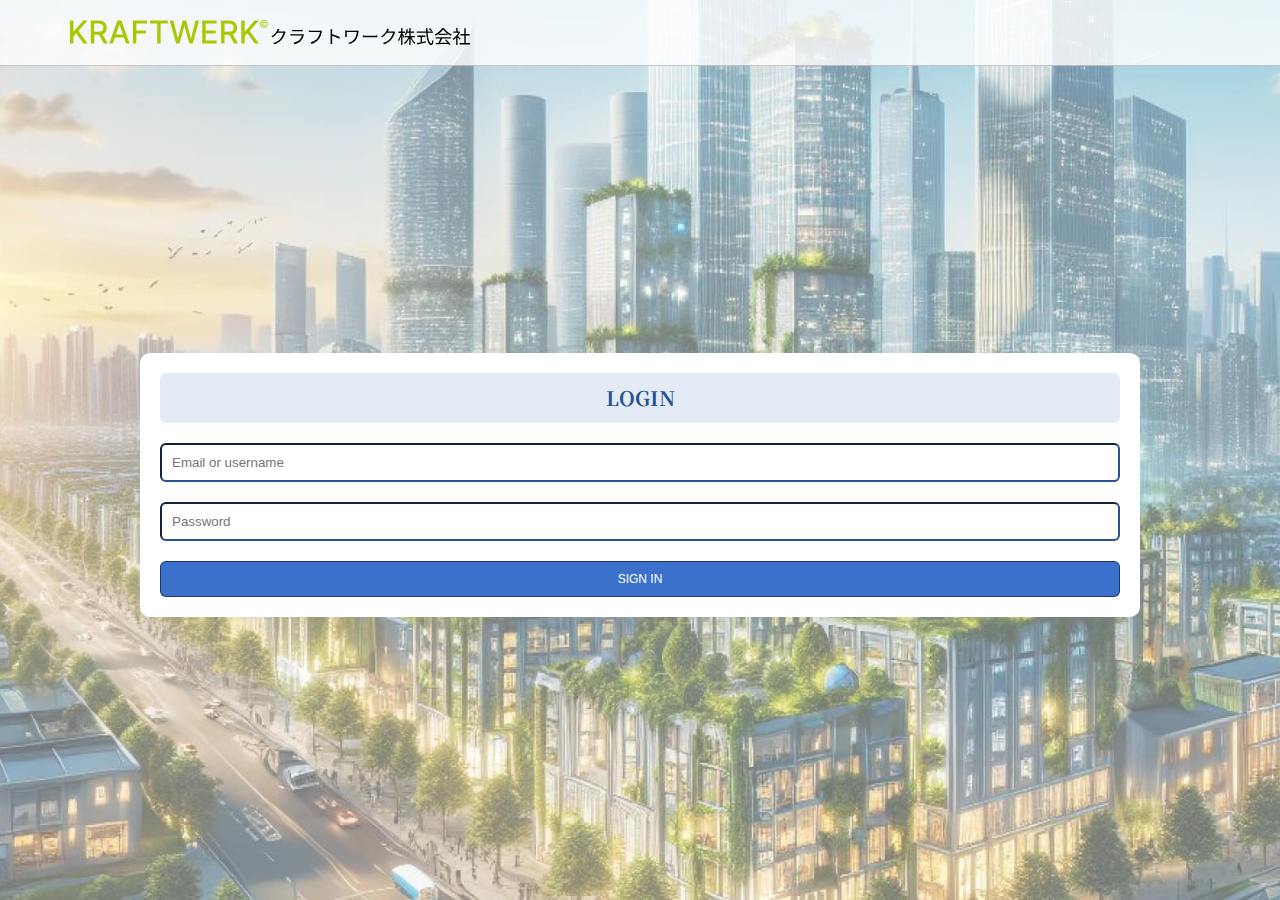
<file: markup-smet/login.html>
<!DOCTYPE html>
<html lang="ru">
<head>
    <meta charset="UTF-8">
    <meta name="viewport" content="width=device-width, initial-scale=1.0">
    <title>KV-table</title>	
    <link href="https://fonts.googleapis.com/css?family=Noto+Serif+JP" rel="stylesheet">
    <link rel="stylesheet" href="./css/styles.css">
</head>
<body class="login-page">
    <header>
        <a class="logo" href="/"><img src=".\image\logo.svg" alt=""></a>
    </header>
    <main class="login-main">
        <section class="login-section">
           <h2>login</h2>
           <form action="">
            <div class="row">
                <input required type="text" placeholder="Email or username">
            </div>
            <div class="row">
                <input required type="password" placeholder="Password">
            </div>
            <div class="row">
                <input type="submit" value="Sign in" title="Sign in">
            </div>
           </form>
        </section>
    </main>
</body>
</html>
</file>
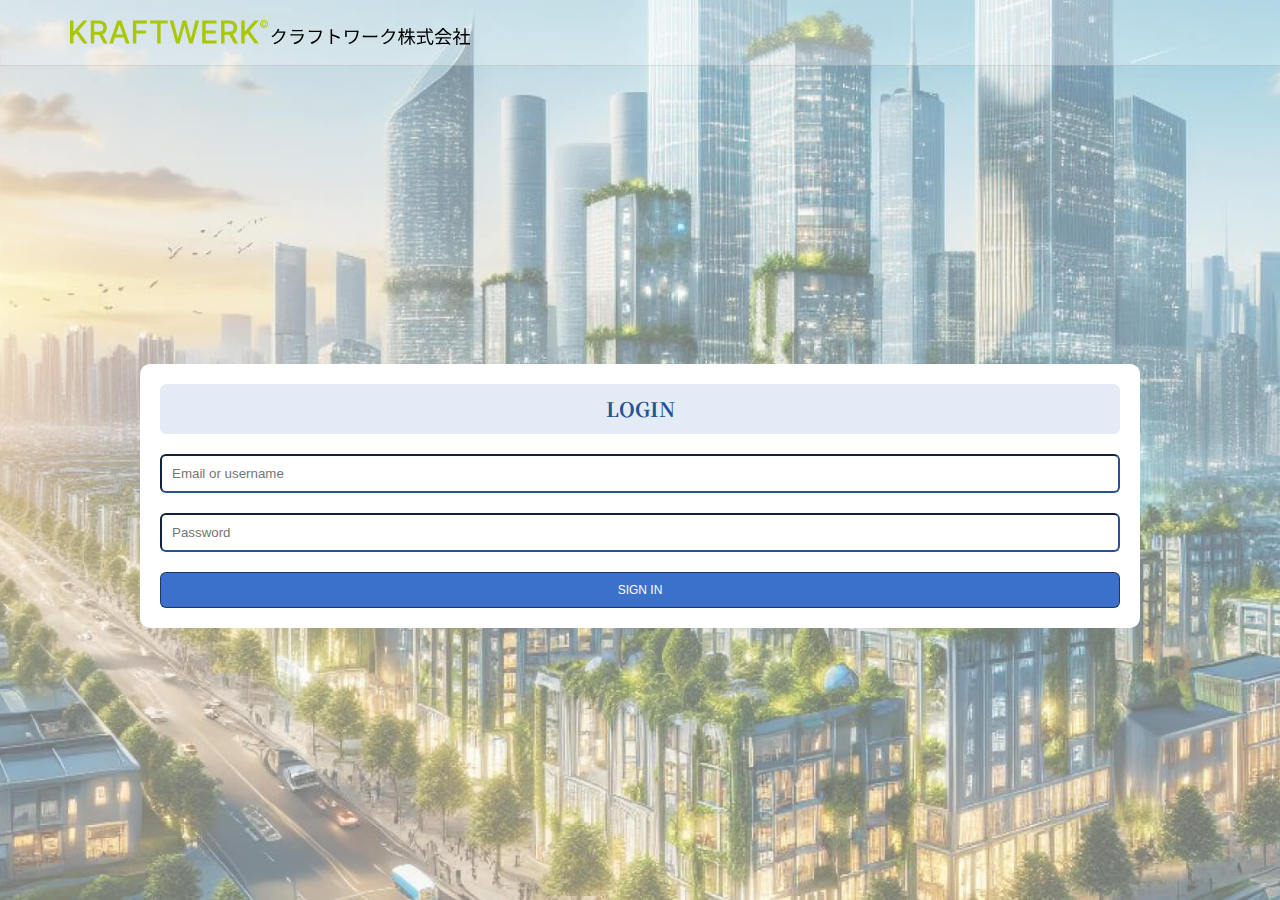
<file: markup/login.html>
<!DOCTYPE html>
<html lang="ru">
<head>
    <meta charset="UTF-8">
    <meta name="viewport" content="width=device-width, initial-scale=1.0">
    <title>KV-Backup</title>	
    <link href="https://fonts.googleapis.com/css?family=Noto+Serif+JP" rel="stylesheet">
    <link rel="stylesheet" href="./css/styles.css">
</head>
<body class="login-page">
    <header>
        <a class="logo" href="/"><img src=".\image\logo.svg" alt=""></a>
    </header>
    <main>
        <section class="login-section">
           <h2>login</h2>
           <form action="">
            <div class="row">
                <input required type="text" placeholder="Email or username">
            </div>
            <div class="row">
                <input required type="password" placeholder="Password">
            </div>
            <div class="row">
                <input type="submit" value="Sign in" title="Sign in">
            </div>
           </form>
        </section>
    </main>
</body>
</html>
</file>
<file: markup-smet/css/styles.css>
body {
    font-family: 'Noto Serif JP', sans-serif;
    margin: 0;
    padding: 0;
    background-color: #fff;
    color: #000;
}
.login-page{
    background-image: url(../image/login.jpg);
    background-size: cover;
    background-position: 50% 50%;
}
header{
    position: fixed;
    top: 0;
    left: 0;
    right: 0;
    padding: 0 50px;
    overflow: hidden;
    border-bottom: 1px solid rgba(0, 0, 0, .2);
    background-color: rgba(255, 255, 255, .8);
    display: block;
    z-index: 4;
    justify-content: space-between;
    display: flex;
}
header .logo{
    display: block;
    padding: 20px;
    width: 400px;
}
header .logo img{
    display: block;
    width: 100%;
}
.btn-logout{
    padding: 10px 20px;
    font-size: 14px;
    line-height: 30px;
    color: #000;
    background-color: aqua;
    border-radius: 6px;
    cursor: pointer;
    margin: 10px 0 10px 10px;
    box-shadow: 1px 1px 1px rgba(0, 0, 0, .5);
    text-decoration: none;
    -webkit-transition-duration: 0.4s;
  transition-duration: 0.4s;
}
.btn-logout:hover{
    background-color: #066f86;
    color: #fff;
}
main{
    display: flex;
    justify-content: space-between;
    overflow: hidden;
    min-height: 100vh;
    box-sizing: border-box;
    padding-top: 70px;
}
.login-main{
    display: block;
}
.login-page main{
    display: flex;
    align-items: center;
}
.login-section{
    background: #fff;
    border-radius: 10px;
    overflow: hidden;
    width: 100%;
    box-sizing: border-box;
    padding: 20px;
    display: block;
    margin: 0 auto;
    max-width: 1000px;
}
.login-section h2{
    background: #E3EBF7;
    text-align: center;
    margin: 0 0 20px;
    font-size: 20px;
    line-height: 30px;
    color: #285192;
    text-transform: uppercase;
    padding: 10px;
    border-radius: 6px;
}
.login-section .row{
    display: block;
    overflow: hidden;
    margin-bottom: 20px;
}
.login-section .row:last-child{margin: 0;}
.login-section input[type='text'],
.login-section input[type='password'] {
    display: block;
    padding: 10px;
    border-radius: 6px;
    padding: 10px;
    border-radius: 6px;
    background-color: fff;
    border-color: #285192;
    width: 100%;
    box-sizing: border-box;
}
.login-section input[type='submit'] {
    display: block;
    margin: 0 auto;
    background: #3B71CA;
    text-align: center;
    color: #fff;
    text-transform: uppercase;
    font-size: 12px;
    line-height: 14px;
    width: 100%;
    height: 36px;
    border-radius: 6px;
    cursor: pointer;
    border: 1px solid rgba(0, 0, 0, .5);
    box-sizing: border-box;
}
nav{
    background: #C7E90A;
    width: 250px;
    min-width: 250px;
    box-sizing: border-box;
    padding: 20px;
    order: -1;
}
nav form{display: block;}
.serch-block{
    margin-bottom: 20px;
    box-shadow: 2px 2px 2px 2px rgba(0, 0, 0, .4);
    border-radius: 6px;
    overflow: hidden;
    width: 100%;
    display: flex;
    justify-content: space-between;
    max-width: 500px;
}
.serch-block .text{
    border: 0;
    border-radius: 6px 0 0 6px;
    display: block;
    width: 100%;
    padding: 10px;
    box-sizing: border-box;
    appearance: none;
    outline: 0;
    box-shadow: none;
    font-size: 20px;
    line-height: 24px;
    color: #000;
}
.serch-block .text:focus-visible,
.serch-block .text:focus{
    border-radius: 6px 0 0 6px;
}
.serch-block .btn-search{
    display: block;
    padding: 10px;
    box-sizing: border-box;
    appearance: none;
    outline: 0;
    box-shadow: none;
    border: 0;
    width: 60px;
    cursor: pointer;
    background-color: #3B71CA;
    text-indent: -9999px;
    font-size: 0;
    border-radius:0 6px 6px 0;
    background-image: url("[data-uri]");
    background-position: 50% 50%;
    background-size: 20px auto;
    background-repeat: no-repeat;
}
.list-year{
    margin: 0;
    padding: 0;
    overflow: hidden;
    list-style: none;
    border-bottom: 1px solid rgba(0, 0, 0, .1);
}
.list-year > li{
    border-top: 1px solid rgba(0, 0, 0, .1);
}
.list-year h3{
    margin: 0;
    cursor: pointer;
    padding: 10px 10px 10px 30px;
    font-size: 20px;
    line-height: 24px;
    font-weight: bold;
    color: #000;
    background-image: url("[data-uri]");
    background-position: 0 50%;
    background-size: 24px 24px;
    background-repeat: no-repeat;
    position: relative;
    height: 44px;
    box-sizing: border-box;
}
.list-year li.active h3{
    background-image: url("[data-uri]")
}
.arrow{
    display: none;
    position: absolute;
    top: 50%;
    right: 30px;
    margin-top: -8px;
    transform: rotate(90deg);
    cursor: pointer;
}
.list-year li h3:hover .arrow,
.list-year li.active h3 .arrow{display: block;}
.arrow span {
    display: block;
    width: 14px;
    height: 14px;
    border-bottom: 5px solid white;
    border-right: 5px solid white;
    transform: rotate(45deg);
    margin: -10px;
    animation: animate 2s infinite;
}
.arrow span:nth-child(2) {animation-delay: -0.2s;}
.arrow span:nth-child(3) {animation-delay: -0.4s;}
@keyframes animate {
    0% {
        opacity: 0;
        transform: rotate(45deg) translate(-20px, -20px);
    }
    50% {
        opacity: 1;
    }
    100% {
        opacity: 0;
        transform: rotate(45deg) translate(20px, 20px);
    }
}
.list-month{
    margin: 0;
    padding: 0 0 0 30px;
    overflow: hidden;
    list-style: none;
    height: 0;
    transition: all 0.5s ease-out;
    opacity: 0;
}
.list-year li.active .list-month{
    height: auto;
    transition: all 1s ease-out;
    opacity: 1;
}
.list-month li > span{
    display: block;
    position: relative;
    cursor: pointer;
    padding: 10px 5px 10px 20px;
}
.list-month li{
    position: relative;
    border-top:1px solid rgb(255 255 255 / 50%);
}
.list-month li:after{
    content: "";
    position: absolute;
    left: 0;
    top: 50%;
    width: 16px;
    height: 16px;
    background: #999;
    border-radius: 8px;
    transform: translateY(-50%);
}
.list-month li.active:after{
    background: #38C572;
}
.list-month li:hover .arrow,
.list-month li.active .arrow{
    display: block;
}
.list-month .arrow span{
    width: 12px;
    height: 12px;
}
.list-month .arrow{
    margin-top: -4px;
}
.main-section h2{
    margin: 0 0 20px;
    font-size: 26px;
    line-height: 36px;
    font-weight: bold;
    color: #000;
}
.main-section .top-title{
    margin: 0 20px 0 0;
    color: #10B00C;
}
.top-holder{
    width: 100%;
    display: flex;
    justify-content: space-between;
    line-height: 36px;
}
.area{
    display: flex;
    justify-content: space-between;
}
.top-holder .area{width: 284px;}
.top-holder .area label{
    display: block;
    margin: 0 20px  0 0;
    cursor: pointer;
}
.top-holder h3{
    margin: 0;
    font-size: 20px;
    line-height: 36px;
    font-weight: bold;
    color: #000;
}
.btn-print{
    display: block;
    background-color: #3B71CA;
    color: #fff;
    text-align: center;
    font-size: 12px;
    line-height: 36px;
    font-weight: bold;
    text-transform: uppercase;
    padding:0 40px 0 20px;
    text-decoration: none;
    position: relative;
    border-radius: 6px;
    box-shadow: 1px 1px 4px 1px rgba(0, 0, 0, .4);
    background-size: 24px 24px;
    background-position: 90% 50%;
    background-repeat: no-repeat;
    background-image: url("[data-uri]")
}
.btn-print:hover{
    box-shadow: 2px 2px 4px 2px rgba(0, 0, 0, .4);
    top: -2px;
    left: -2px;
}
.top_total_prise{
    position: relative;
}
.top_total_prise.ichi:after,
.top_total_prise.ni:after{
    content: "工事金額（税込）";
    position: absolute;
    top: -4px;
    right: 0;
    font-size: 9px;
    line-height: 12px;
    color: #333;
}
.top_total_prise.ni:after{
    content: "請求金額";
}
.main-section{
    width: 100%;
    box-sizing: border-box;
    padding: 20px;
}
.section-list_box{
    border: 1px solid #999;
    border-radius: 6px;
    margin: 5px 0;
}
.section-list_box_top-holder{
    display: flex;
    justify-content: space-between;
    overflow: hidden;
    width: 100%;
    padding:14px 5px 14px 40px;
    box-sizing: border-box;
    line-height: 36px;
    background-image: url("[data-uri]");
    background-repeat: no-repeat;
    background-size: 24px;
    background-position: 10px 50%;
}
.section-list_box.active .section-list_box_top-holder{
    background-image: url("[data-uri]")
}
.section-list_box_top-holder.bottom{
    background-image:none !important;
    padding-left: 14px;
}
.section-list_box_top-holder h3{margin: 0;}
.section-list_box_top-holder .section-list_box_title{
    margin-right: 20px;
}
.section-list_box_top-holder .area .section-list_box_title{
    position: relative;
    margin: -14px 5px -14px -40px;
    padding: 14px 20px 14px 40px;
    cursor: pointer;
}
.btn-add_line{
    display: block;
    background-color: #3B71CA;
    color: #fff;
    text-align: center;
    font-size: 12px;
    line-height: 36px;
    font-weight: bold;
    text-transform: uppercase;
    padding:0 82px;
    text-decoration: none;
    position: relative;
    border-radius: 6px;
    box-shadow: 1px 1px 0 0 rgba(0, 0, 0, .25);
 }
.btn-add_line:hover{
    top: -2px;
    left: -2px;
}
.table{
    position: relative;
    border: 1px solid #999;
    border-width: 1px 0;
}
.table table{
    width: 100%;
    padding: 0;
    margin: 0;
    border: 0;
    border-collapse: collapse;
}
.table th{
    background: #3BCFCF;
    text-align: center;
    color: #000;
    font-size: 9px;
    line-height: 14px;
    border-left: 1px solid #999;
    white-space: nowrap;
}
.table th:first-child{border: 0;}
.table td{
    text-align: center;
    color: #000;
    font-size: 9px;
    line-height: 14px;
    border-left: 1px solid #999;
    border-top: 1px solid #999;
    padding: 3px;
    background-color: #fff;
}
.table tr:hover td{
    background-color: #eee;
}
.table td:first-child{border-left:0}
.table td:nth-child(5),
.table td:nth-child(6),
.table td:nth-child(7){
    text-align: left;
}
.btn_chenge{
    display: block;
    background-color: #3B71CA;
    box-shadow: 1px 1px 0 0 rgba(0, 0, 0, .25);
    width: 32px;
    height: 32px;
    text-decoration: none;
    position: relative;
    border-radius: 6px;
    background-image: url("[data-uri]");
    background-repeat: no-repeat;
    background-size: 24px;
    background-position: 50%;
}
.btn_update_holder{
    position: absolute;
    left: 0;
    top: -58px;
    background: #3B71CA;
    border-radius: 16px;
    display: flex;
    justify-content: space-between;
    padding: 8px 3px;
    display: none;
}
.btn_chenge:hover .btn_update_holder{
    display: flex;
}
.btn_update_holder:after{
    content: "";
    position: absolute;
    top: 100%;
    left: 0;
    width: 44px;
    height: 10px;
    background-size: 100% 100%;
    background-repeat: no-repeat;
    background-image: url("[data-uri]");
}
.btn_delete,
.btn_update{
    display: block;
    background-color: #2FA2DD;
    width: 32px;
    height: 32px;
    text-decoration: none;
    position: relative;
    border-radius: 6px;
    background-repeat: no-repeat;
    background-size: 18px;
    background-position: 50%;
    cursor: pointer;
    box-shadow: 1px 1px 0 0 rgba(0, 0, 0, .25);
    margin: 0 5px;
    overflow: hidden;
    text-indent: -9999px;
}
.btn_delete:hover,
.btn_update:hover{
    top: -1px;
    left: -1px;
}
.btn_delete{
    background-image: url("[data-uri]");
}
.btn_update{
    background-image: url("[data-uri]")
}
.section-list_box{
    height: 64px;
    overflow: hidden;
    transition: height 0.3s ease;
}
.section-list_box.active{
    height: 100%;
}
.popup-frame{
    position: fixed;
    top: 0;
    left: 0;
    right: 0;
    bottom: 0;
    background:rgba(0, 0, 0, .4);
    z-index: 5;
    display: none;
}
.popup-frame.active{display: block;}
.popup_dalate{
    position: fixed;
    top: 50%;
    left: 50%;
    width: 100%;
    max-width: 500px;
    background: #fff;
    border-radius: 12px;
    overflow: hidden;
    z-index: 10;
    box-sizing: border-box;
    padding: 10px;
    transform: translate(-50%,-50%);
    display: none;
}
.popup_dalate.active{display: block;}
.popup_title{
    position: relative;
    margin: 0 -10px 10px;
    padding: 10px;
    font-size: 14px;
    line-height: 20px;
    color: #000;
    font-weight: bold;
    border-bottom: 4px solid #F5F5F5;
}
.popup_dalate .aside{
    display: flex;
    justify-content: center;
}
.cancel_popup,
.delete-row{
    display: block;
    background-color: #3B71CA;
    text-decoration: none;
    position: relative;
    border-radius: 6px;
    background-repeat: no-repeat;
    background-size: 18px;
    background-position: 50%;
    cursor: pointer;
    box-shadow: 1px 1px 0 0 rgba(0, 0, 0, .25);
    margin: 0 5px;
    overflow: hidden;
    font-size: 14px;
    line-height: 36px;
    font-weight: bold;
    color: #fff;
    padding: 5px 20px;
    text-transform: uppercase;
}
.cancel_popup{
    background: #E3EBF7;
    color: #285192;
}
.cancel_popup:after,
.delete-row:after{
	content:'';
	position: absolute;
	top: 0;
	left: 0;
	width: 0;
	bottom: 0;
	background: rgba(255,255,255,0.3);
	border-radius: 5px;
	transition: all 1s ease;
    z-index: 0;
}
.cancel_popup:hover:after,
.delete-row:hover:after{
	width: 100%;
}
.cancel_popup span,
.delete-row span{
    position: relative;
    display: block;
    z-index: 1;
}
.close_popup.add{
    position: absolute;
    top: 3px;
    right:3px;
    width: 40px;
    height: 40px;
    overflow: hidden;
    border-radius: 6px;
}
.close_popup.add::before,
.close_popup.add:after{
    content: "";
    position: absolute;
    border-top: 1px solid #000;
    width: 100%;
    top: 50%;
    left: 0;
    transform: rotate(45deg)
}
.close_popup.add:after{
    transform: rotate(-45deg)
}
.close_popup.add:hover{
    box-shadow: 1px 1px 2px 2px rgba(0, 0, 0, .25);
}
</file>
<file: markup/css/styles.css>
body {
    font-family: 'Noto Serif JP', sans-serif;
    margin: 0;
    padding: 0;
    background-color: #47C0C0;
    color: #000;
}
.login-page{
    background-image: url(../image/login.jpg);
    background-size: cover;
    background-position: 50% 50%;
}
header{
    position: fixed;
    top: 0;
    left: 0;
    right: 0;
    padding: 0 50px;
    overflow: hidden;
    border-bottom: 1px solid rgba(0, 0, 0, .1);
    background-color: rgba(255, 255, 255, .3);
    display: block;
    z-index: 4;
    justify-content: space-between;
    display: flex;
}
header .logo{
    display: block;
    padding: 20px;
    width: 400px;
}
header .logo img{
    display: block;
    width: 100%;
}
.btn-logout{
    padding: 10px 20px;
    font-size: 14px;
    line-height: 30px;
    color: #000;
    background-color: aqua;
    border-radius: 6px;
    cursor: pointer;
    margin: 10px 0 10px 10px;
    box-shadow: 1px 1px 1px rgba(0, 0, 0, .5);
    text-decoration: none;
    -webkit-transition-duration: 0.4s;
  transition-duration: 0.4s;
}
.btn-logout:hover{
    background-color: #066f86;
    color: #fff;
}
main{
    display: block;
    overflow: hidden;
    min-height: 100vh;
    box-sizing: border-box;
    padding-top: 92px;
    margin: 0 auto;
    max-width: 1000px;
}
.login-page main{
    display: flex;
    align-items: center;
}
.login-section{
    background: #fff;
    border-radius: 10px;
    overflow: hidden;
    width: 100%;
    box-sizing: border-box;
    padding: 20px;
    display: block;
}
.login-section h2{
    background: #E3EBF7;
    text-align: center;
    margin: 0 0 20px;
    font-size: 20px;
    line-height: 30px;
    color: #285192;
    text-transform: uppercase;
    padding: 10px;
    border-radius: 6px;
}
.login-section .row{
    display: block;
    overflow: hidden;
    margin-bottom: 20px;
}
.login-section .row:last-child{margin: 0;}
.login-section input[type='text'],
.login-section input[type='password'] {
    display: block;
    padding: 10px;
    border-radius: 6px;
    padding: 10px;
    border-radius: 6px;
    background-color: fff;
    border-color: #285192;
    width: 100%;
    box-sizing: border-box;
}
.login-section input[type='submit'] {
    display: block;
    margin: 0 auto;
    background: #3B71CA;
    text-align: center;
    color: #fff;
    text-transform: uppercase;
    font-size: 12px;
    line-height: 14px;
    width: 100%;
    height: 36px;
    border-radius: 6px;
    cursor: pointer;
    border: 1px solid rgba(0, 0, 0, .5);
    box-sizing: border-box;
}
.main-section{
    background: #fff;
    border-radius: 10px;
    padding: 20px;
    overflow: hidden;
    margin: 0 10px 10px;
    box-shadow: 1px 1px 1px rgba(0, 0, 0, .5);
    min-height: calc(100vh - 110px);
    box-sizing: border-box;
}
.list{
    list-style: none;
    margin: 0 0 20px;
    padding: 0;
    display: flex;
    justify-content: start;
    flex-wrap: wrap;
    align-content: flex-start;
}
.list li{
    width: calc(100% / 3);
    padding: 0 10px 10px;
    box-sizing: border-box;
    z-index: 1;
}
.box{
    position: relative;
    background-color: #47C0C0;
    border-radius: 6px;
    padding: 10px;
    box-shadow: 1px 1px 1px rgba(0, 0, 0, .5);
}
.add-project{
    display: block;
    background: #3B71CA;
    border-radius: 6px;
    padding: 10px;
    cursor: pointer;
    text-align: center;
    color: #fff;
    font-size: 12px;
    line-height: 14px;
    text-decoration: none;
    box-shadow: 1px 1px 1px rgba(0, 0, 0, .5);
}
.open-box{
    display: block;
    cursor: pointer;
    color: #000;
    font-size: 12px;
    line-height: 14px;
    margin: -10px;
    font-size: 14px;
    line-height: 18px;
    position: relative;
    padding: 10px;
    text-transform: uppercase;
    z-index: 3;
}
.open-box:after{
    content: "";
    width: 21px;
    height: 21px;
    position: absolute;
    right: 7px;
    top: 7px;
    background-image: url('data:image/svg+xml;charset=utf8,%3Csvg%20width%3D%2224%22%20height%3D%2224%22%20viewBox%3D%220%200%2024%2024%22%20fill%3D%22none%22%20xmlns%3D%22http%3A%2F%2Fwww.w3.org%2F2000%2Fsvg%22%3E%3Cpath%20d%3D%22M12.0259%2014.8543L13.4401%2016.2686L17.6828%2012.0259L13.4401%207.78327L12.0259%209.19749L13.8543%2011.0259H6.3172V13.0259H13.8543L12.0259%2014.8543Z%22%20fill%3D%22black%22%2F%3E%3Cpath%20fill-rule%3D%22evenodd%22%20clip-rule%3D%22evenodd%22%20d%3D%22M5%201C2.79086%201%201%202.79086%201%205V19C1%2021.2091%202.79086%2023%205%2023H19C21.2091%2023%2023%2021.2091%2023%2019V5C23%202.79086%2021.2091%201%2019%201H5ZM3%205V19C3%2020.1046%203.89543%2021%205%2021H19C20.1046%2021%2021%2020.1046%2021%2019V5C21%203.89543%2020.1046%203%2019%203H5C3.89543%203%203%203.89543%203%205Z%22%20fill%3D%22black%22%2F%3E%3C%2Fsvg%3E');
    background-size: 100% 100%;
}
.list li.active .open-box:after,
.open-box:hover:after{
    transform: rotate(90deg);
}
.holder{
    display: none;
    position: absolute;
    left: 0;
    right: -2px;
    top: 0;
    z-index: 2;
    background-color: #47C0C0;
    border-radius: 6px;
    padding: 48px 10px 10px;
    box-shadow: 1px 1px 1px rgba(0, 0, 0, .5);
}
.list li.active .holder{
    display: block;
}
.list li.active{z-index: 3;}
.list h3{
    margin: 0 0 5px;
    font-size: 14px;
    line-height: 20px;
    color: #000;
    font-weight: bold;
    text-transform: uppercase;
}
.list p{
    margin: 0 0 10px;
    font-size: 14px;
    line-height: 20px;
    color: #000;
}
.download-link{
    display: block;
    background: #3B71CA;
    border-radius: 6px;
    padding: 10px;
    cursor: pointer;
    text-align: center;
    color: #fff;
    font-size: 14px;
    line-height: 16px;
    text-decoration: none;
    box-shadow: 1px 1px 1px rgba(0, 0, 0, .5);
    text-transform: uppercase;
    position: relative;
    margin-bottom: 10px;
}
.download-link:after{
    content: "";
    width: 21px;
    height: 21px;
    position: absolute;
    right: 7px;
    top: 7px;
    background-image: url('data:image/svg+xml;charset=utf8,%3Csvg%20width%3D%2232%22%20height%3D%2234%22%20viewBox%3D%220%200%2032%2034%22%20fill%3D%22none%22%20xmlns%3D%22http%3A%2F%2Fwww.w3.org%2F2000%2Fsvg%22%3E%3Cpath%20d%3D%22M14.0846%202.41668C14.0846%201.26608%2014.9428%200.333344%2016.0013%200.333344C17.0598%200.333344%2017.918%201.26608%2017.918%202.41668V17.3287L24.1333%2010.5729L26.8438%2013.5192L16.0015%2025.3043L5.15922%2013.5192L7.8698%2010.5729L14.0846%2017.3282V2.41668Z%22%20fill%3D%22white%22%2F%3E%3Cpath%20d%3D%22M0.667969%2021.1667H4.5013V29.5H27.5013V21.1667H31.3346V29.5C31.3346%2031.8012%2029.6184%2033.6667%2027.5013%2033.6667H4.5013C2.38421%2033.6667%200.667969%2031.8012%200.667969%2029.5V21.1667Z%22%20fill%3D%22white%22%2F%3E%3C%2Fsvg%3E');
    background-size: 100% 100%;
}
.update-link{
    display: block;
    background: #10B00C;
    border-radius: 6px;
    padding: 10px;
    cursor: pointer;
    text-align: center;
    color: #fff;
    font-size: 14px;
    line-height: 16px;
    text-decoration: none;
    box-shadow: 1px 1px 1px rgba(0, 0, 0, .5);
    text-transform: uppercase;
    position: relative;
}
.update-link:after{
    content: "";
    width: 21px;
    height: 21px;
    position: absolute;
    right: 7px;
    top: 7px;
    background-image: url('data:image/svg+xml;charset=utf8,%3Csvg%20width%3D%2240%22%20height%3D%2240%22%20viewBox%3D%220%200%2040%2040%22%20fill%3D%22none%22%20xmlns%3D%22http%3A%2F%2Fwww.w3.org%2F2000%2Fsvg%22%3E%3Cpath%20fill-rule%3D%22evenodd%22%20clip-rule%3D%22evenodd%22%20d%3D%22M35.4378%203.82147C34.787%203.17059%2033.7317%203.17059%2033.0808%203.82147L31.6269%205.27539C29.7683%204.38755%2027.4749%204.71333%2025.9355%206.25272L8.25784%2023.9304L17.6859%2033.3585L35.3636%2015.6808C36.903%2014.1414%2037.2288%2011.848%2036.3409%209.98944L37.7949%208.53551C38.4457%207.88464%2038.4457%206.82936%2037.7949%206.17849L35.4378%203.82147ZM28.3245%2018.0059L17.6859%2028.6444L12.9719%2023.9304L23.6105%2013.2918L28.3245%2018.0059ZM31.355%2014.9754L33.0066%2013.3238C33.6575%2012.6729%2033.6575%2011.6176%2033.0066%2010.9668L30.6496%208.60975C29.9987%207.95887%2028.9434%207.95887%2028.2925%208.60975L26.6409%2010.2614L31.355%2014.9754Z%22%20fill%3D%22white%22%2F%3E%3Cpath%20d%3D%22M3.33203%2038.2503L6.86821%2025.2861L16.2957%2034.7148L3.33203%2038.2503Z%22%20fill%3D%22white%22%2F%3E%3C%2Fsvg%3E');
    background-size: 100% 100%;
}
.btn-nev-person{
    display: block;
    background: #3B71CA;
    border-radius: 6px;
    padding: 10px;
    cursor: pointer;
    text-align: center;
    color: #fff;
    font-size: 14px;
    line-height: 16px;
    text-decoration: none;
    box-shadow: 1px 1px 1px rgba(0, 0, 0, .5);
    text-transform: uppercase;
    position: relative;
    width: calc(100% / 3);
    margin: 0 0 0 auto;
}
.btn-nev-person:after{
    content: "";
    width: 21px;
    height: 21px;
    position: absolute;
    right: 7px;
    top: 7px;
    background-image: url('data:image/svg+xml;charset=utf8,%3Csvg%20width%3D%2224%22%20height%3D%2224%22%20viewBox%3D%220%200%2024%2024%22%20fill%3D%22none%22%20xmlns%3D%22http%3A%2F%2Fwww.w3.org%2F2000%2Fsvg%22%3E%3Cpath%20fill-rule%3D%22evenodd%22%20clip-rule%3D%22evenodd%22%20d%3D%22M9%2011C11.2091%2011%2013%209.20914%2013%207C13%204.79086%2011.2091%203%209%203C6.79086%203%205%204.79086%205%207C5%209.20914%206.79086%2011%209%2011ZM9%209C10.1046%209%2011%208.10457%2011%207C11%205.89543%2010.1046%205%209%205C7.89543%205%207%205.89543%207%207C7%208.10457%207.89543%209%209%209Z%22%20fill%3D%22white%22%2F%3E%3Cpath%20d%3D%22M13%2014C13.5523%2014%2014%2014.4477%2014%2015V21H16V15C16%2013.3431%2014.6569%2012%2013%2012H5C3.34315%2012%202%2013.3431%202%2015V21H4V15C4%2014.4477%204.44772%2014%205%2014H13Z%22%20fill%3D%22white%22%2F%3E%3Cpath%20d%3D%22M18%207H20V9H22V11H20V13H18V11H16V9H18V7Z%22%20fill%3D%22white%22%2F%3E%3C%2Fsvg%3E');
    background-size: 100% 100%;
}
.frame{
    position: fixed;
    top: 0;
    left: 0;
    right: 0;
    bottom: 0;
    z-index: 5;
    background: rgba(0, 0, 0, .5);
    display: none;
}
.popup{min-height: 330px;}
.frame.active{display: block;}
.popup,
.popup-update{
    position: fixed;
    z-index: 6;
    background: #fff;
    box-shadow: 1px 1px 1px rgba(0, 0, 0, .5);
    padding: 20px;
    width: 500px;
    top: 50%;
    left: 50%;
    border-radius: 10px;
    transform: translate(-50%,-50%);
    display: none;
}
.popup.active,
.popup-update.active{display: block;}
.popup .row,
.popup-update .row{margin-bottom: 20px;}
.popup input,
.popup-update input{
    display: block;
    width: 100%;
    padding: 12px 20px;
    margin: 0;
    box-sizing: border-box;
    border-color: #47C0C0;
    border-radius: 6px;
    font-size: 14px;
    line-height: 16px;
    color: #000;
}
.popup textarea,
.popup-update textarea{
    display: block;
    width: 100%;
    max-width: 100%;
    min-width: 100%;
    padding: 12px 20px;
    margin: 8px 0;
    box-sizing: border-box;
    border-color: #47C0C0;
    border-radius: 6px;
    font-size: 14px;
    line-height: 16px;
    color: #000;
}
.btn-col{
    display: flex;
    justify-content: space-between;
}
.popup-update input.save01,
.popup input.save01{
    display: block;
    background: #3B71CA;
    border-radius: 6px;
    padding: 10px;
    cursor: pointer;
    text-align: center;
    color: #fff;
    font-size: 14px;
    line-height: 16px;
    text-decoration: none;
    box-shadow: 1px 1px 1px rgba(0, 0, 0, .5);
    text-transform: uppercase;
    position: relative;
    width: 40%;
    border: 0;
    margin: 0;
}
.popup .close-popup{
    display: block;
    background: #E3EBF7;
    border-radius: 6px;
    padding: 10px;
    cursor: pointer;
    text-align: center;
    color: #285192;
    font-size: 14px;
    line-height: 16px;
    text-decoration: none;
    box-shadow: 1px 1px 1px rgba(0, 0, 0, .5);
    text-transform: uppercase;
    position: relative;
    width: 40%;
    border: 0;
}
.popup h2{
    margin: 0 0 20px;
    background: #066f86;
    color: #fff;
    font-size: 18px;
    line-height: 20px;
    text-transform: uppercase;
    font-weight: bold;
    padding: 10px;
    border-radius: 10px;
    text-align: center;
}
.area-col{
    display: flex;
    justify-content: space-between;
    margin-bottom: 20px;
}
.area-col strong{
    width: 50%;
    display: block;
    overflow-x: auto;
}
.area-col span{
    width: 40%;
    display: block;
    overflow-x: auto;
}
.area-col .updatemail{
    width: 20px;
    height: 20px;
    position: relative;
    overflow: hidden;
    cursor: pointer;
    
}
.row-col{
    display: flex;
    justify-content: space-between;
}
.row-col .row{width: 48%;}
.btn-line{
    display: block;
    width: 30px;
    height: 30px;
    overflow: hidden;
    text-indent: -9999px;
    background-color: #285192;
   margin-left: 4px;
    background-size: 50%;
    background-repeat: no-repeat;
    background-position: 50% 50%;
    cursor: pointer;
    border-radius: 6px;
    box-shadow: 1px 1px 1px rgba(0, 0, 0, .5);
}
.update-line{
    background-image: url('data:image/svg+xml;charset=utf8,%3Csvg%20width%3D%2240%22%20height%3D%2240%22%20viewBox%3D%220%200%2040%2040%22%20fill%3D%22none%22%20xmlns%3D%22http%3A%2F%2Fwww.w3.org%2F2000%2Fsvg%22%3E%3Cpath%20fill-rule%3D%22evenodd%22%20clip-rule%3D%22evenodd%22%20d%3D%22M35.4378%203.82147C34.787%203.17059%2033.7317%203.17059%2033.0808%203.82147L31.6269%205.27539C29.7683%204.38755%2027.4749%204.71333%2025.9355%206.25272L8.25784%2023.9304L17.6859%2033.3585L35.3636%2015.6808C36.903%2014.1414%2037.2288%2011.848%2036.3409%209.98944L37.7949%208.53551C38.4457%207.88464%2038.4457%206.82936%2037.7949%206.17849L35.4378%203.82147ZM28.3245%2018.0059L17.6859%2028.6444L12.9719%2023.9304L23.6105%2013.2918L28.3245%2018.0059ZM31.355%2014.9754L33.0066%2013.3238C33.6575%2012.6729%2033.6575%2011.6176%2033.0066%2010.9668L30.6496%208.60975C29.9987%207.95887%2028.9434%207.95887%2028.2925%208.60975L26.6409%2010.2614L31.355%2014.9754Z%22%20fill%3D%22white%22%2F%3E%3Cpath%20d%3D%22M3.33203%2038.2503L6.86821%2025.2861L16.2957%2034.7148L3.33203%2038.2503Z%22%20fill%3D%22white%22%2F%3E%3C%2Fsvg%3E');
}
.delete-line{
    background-image: url('data:image/svg+xml;charset=utf8,%3Csvg%20width%3D%2224%22%20height%3D%2224%22%20viewBox%3D%220%200%2024%2024%22%20fill%3D%22none%22%20xmlns%3D%22http%3A%2F%2Fwww.w3.org%2F2000%2Fsvg%22%3E%3Cpath%20fill-rule%3D%22evenodd%22%20clip-rule%3D%22evenodd%22%20d%3D%22M17%205V4C17%202.89543%2016.1046%202%2015%202H9C7.89543%202%207%202.89543%207%204V5H4C3.44772%205%203%205.44772%203%206C3%206.55228%203.44772%207%204%207H5V18C5%2019.6569%206.34315%2021%208%2021H16C17.6569%2021%2019%2019.6569%2019%2018V7H20C20.5523%207%2021%206.55228%2021%206C21%205.44772%2020.5523%205%2020%205H17ZM15%204H9V5H15V4ZM17%207H7V18C7%2018.5523%207.44772%2019%208%2019H16C16.5523%2019%2017%2018.5523%2017%2018V7Z%22%20fill%3D%22white%22%2F%3E%3Cpath%20d%3D%22M9%209H11V17H9V9Z%22%20fill%3D%22white%22%2F%3E%3Cpath%20d%3D%22M13%209H15V17H13V9Z%22%20fill%3D%22white%22%2F%3E%3C%2Fsvg%3E')
}
.row-col .row a{
    width: 100%;
    box-sizing: border-box;
}
</file>
